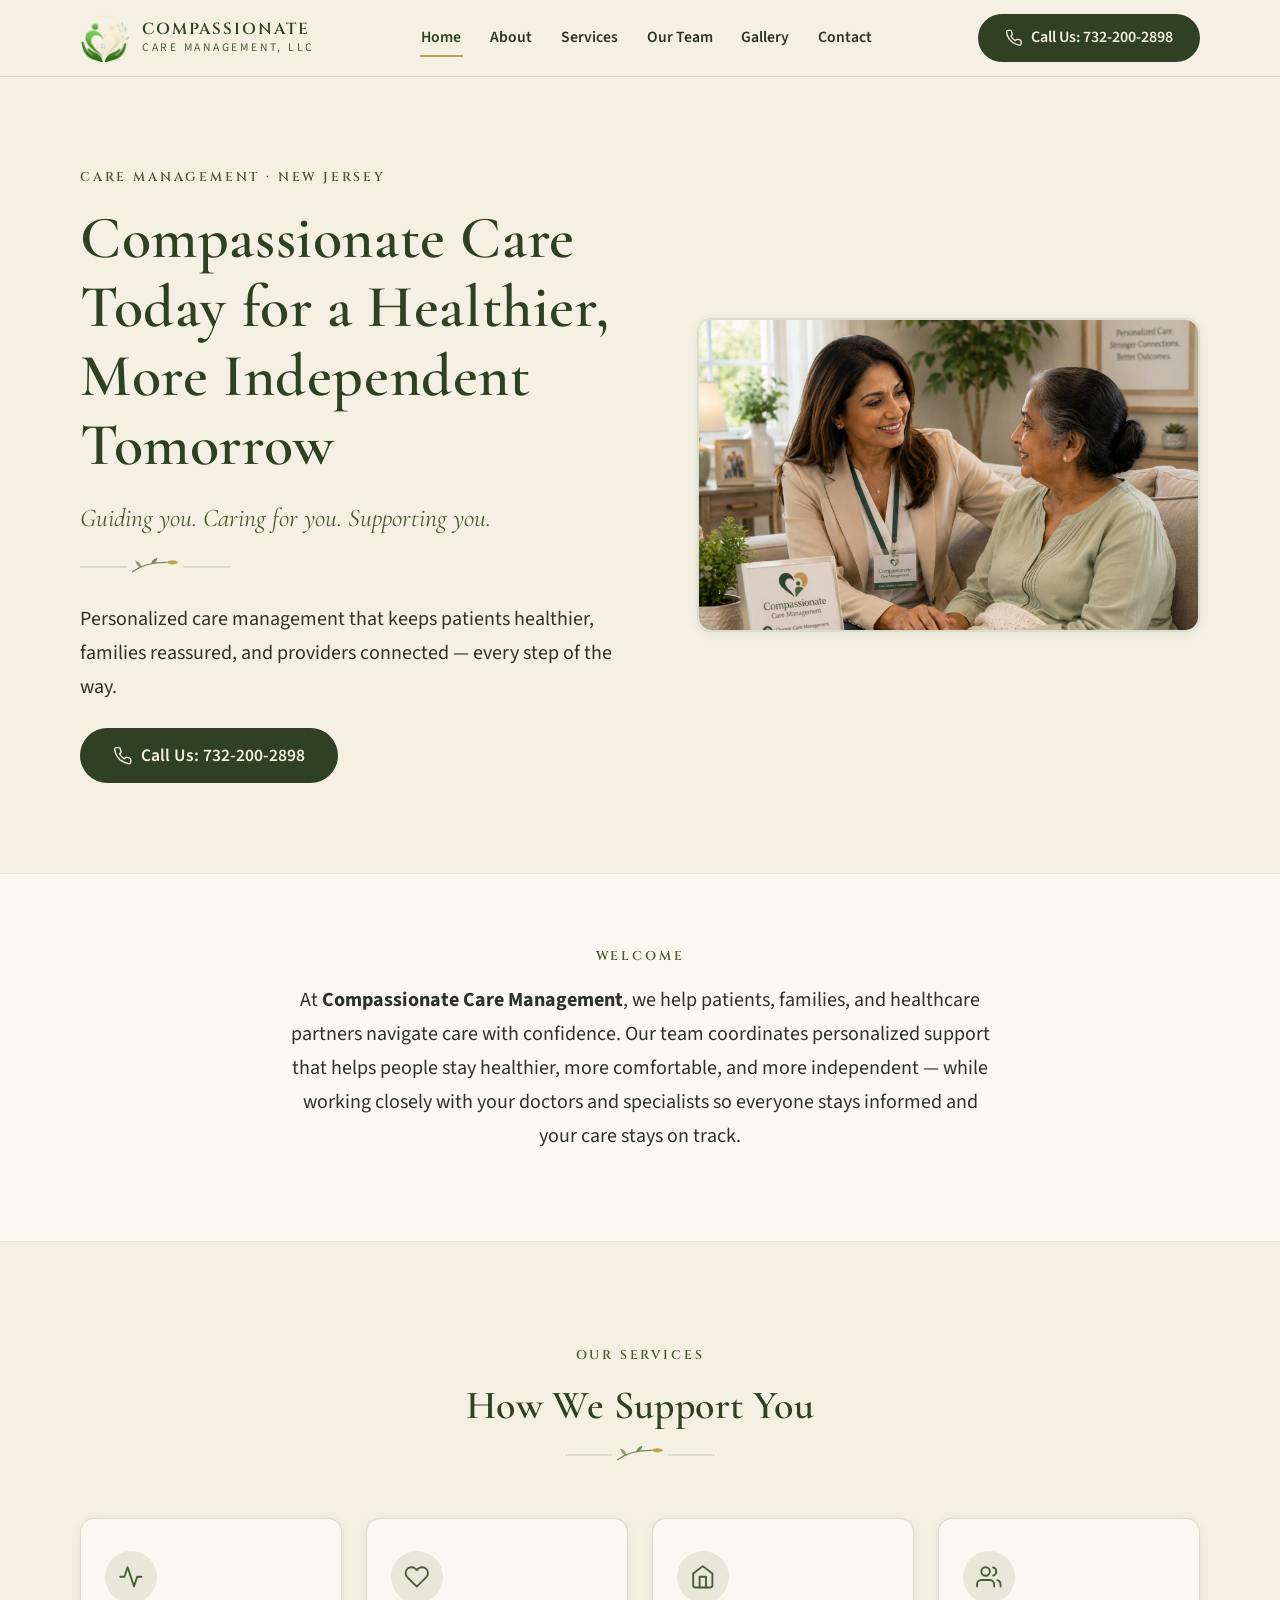
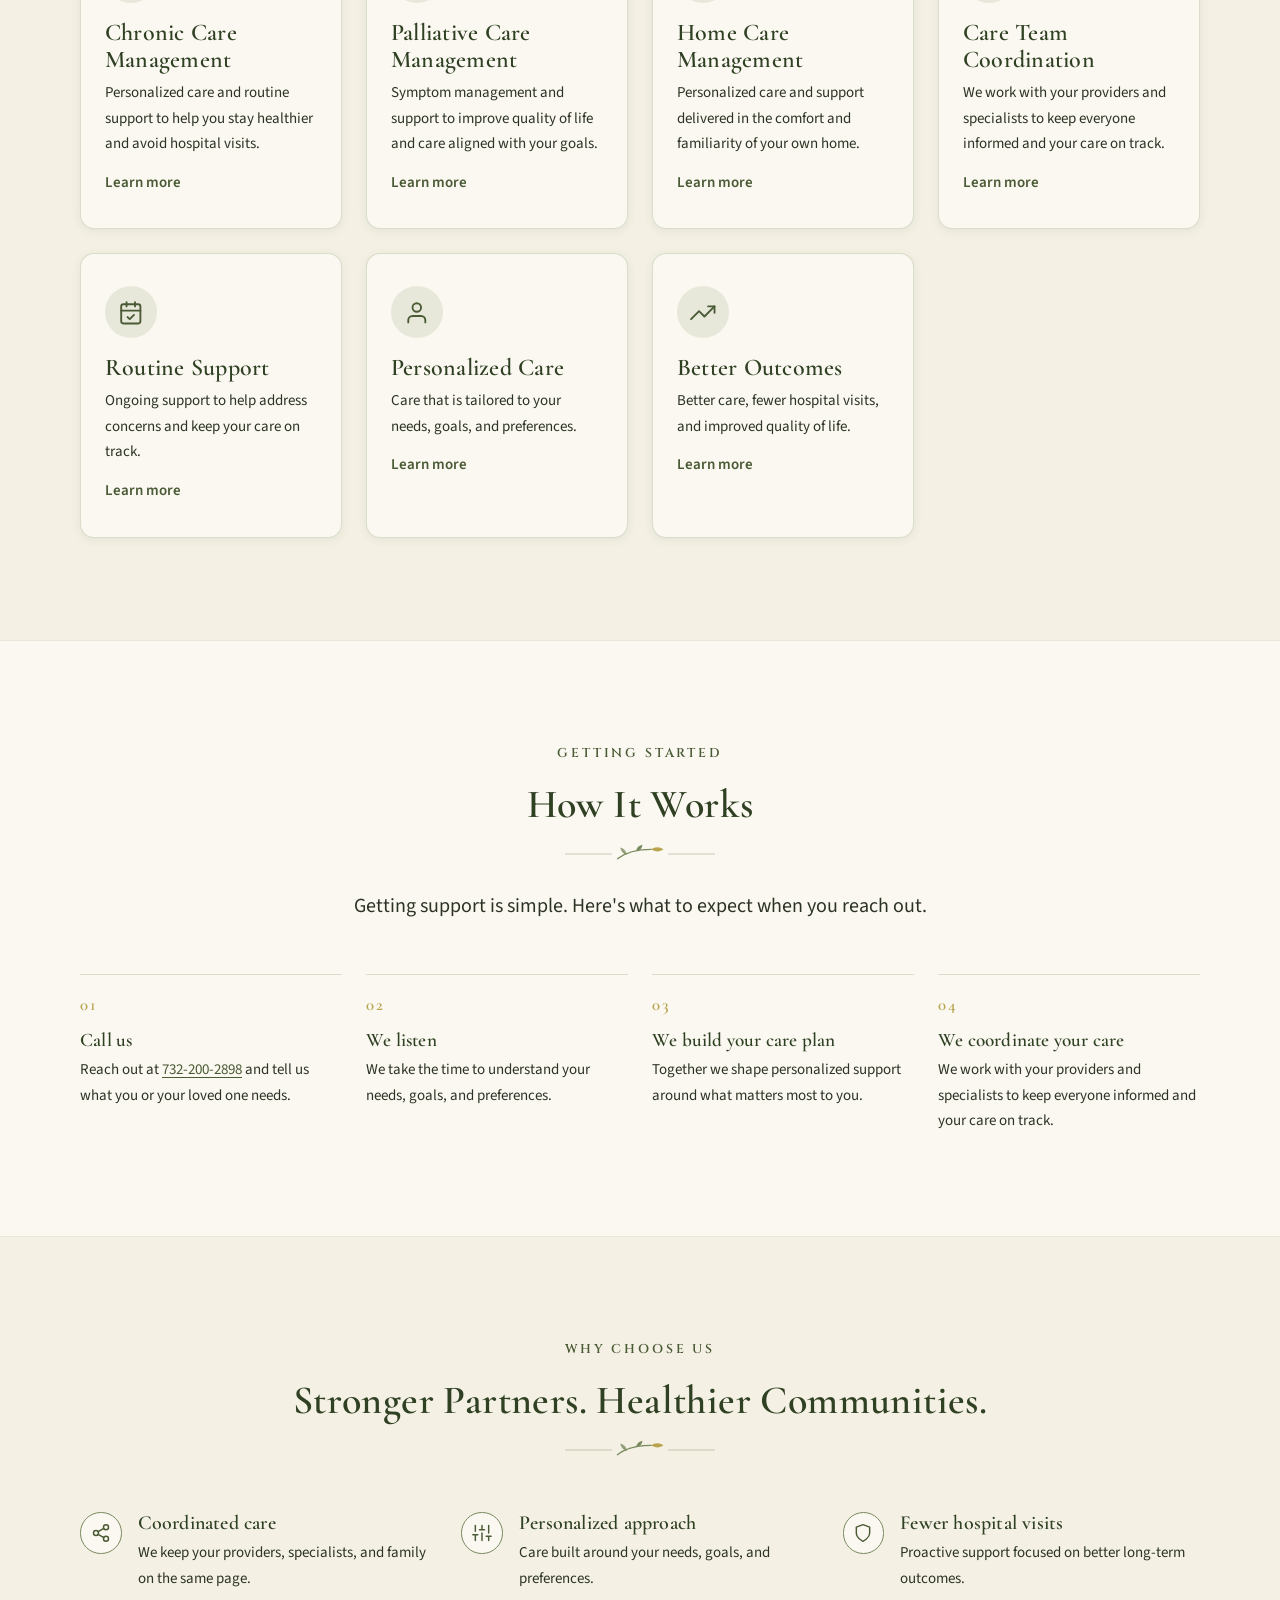
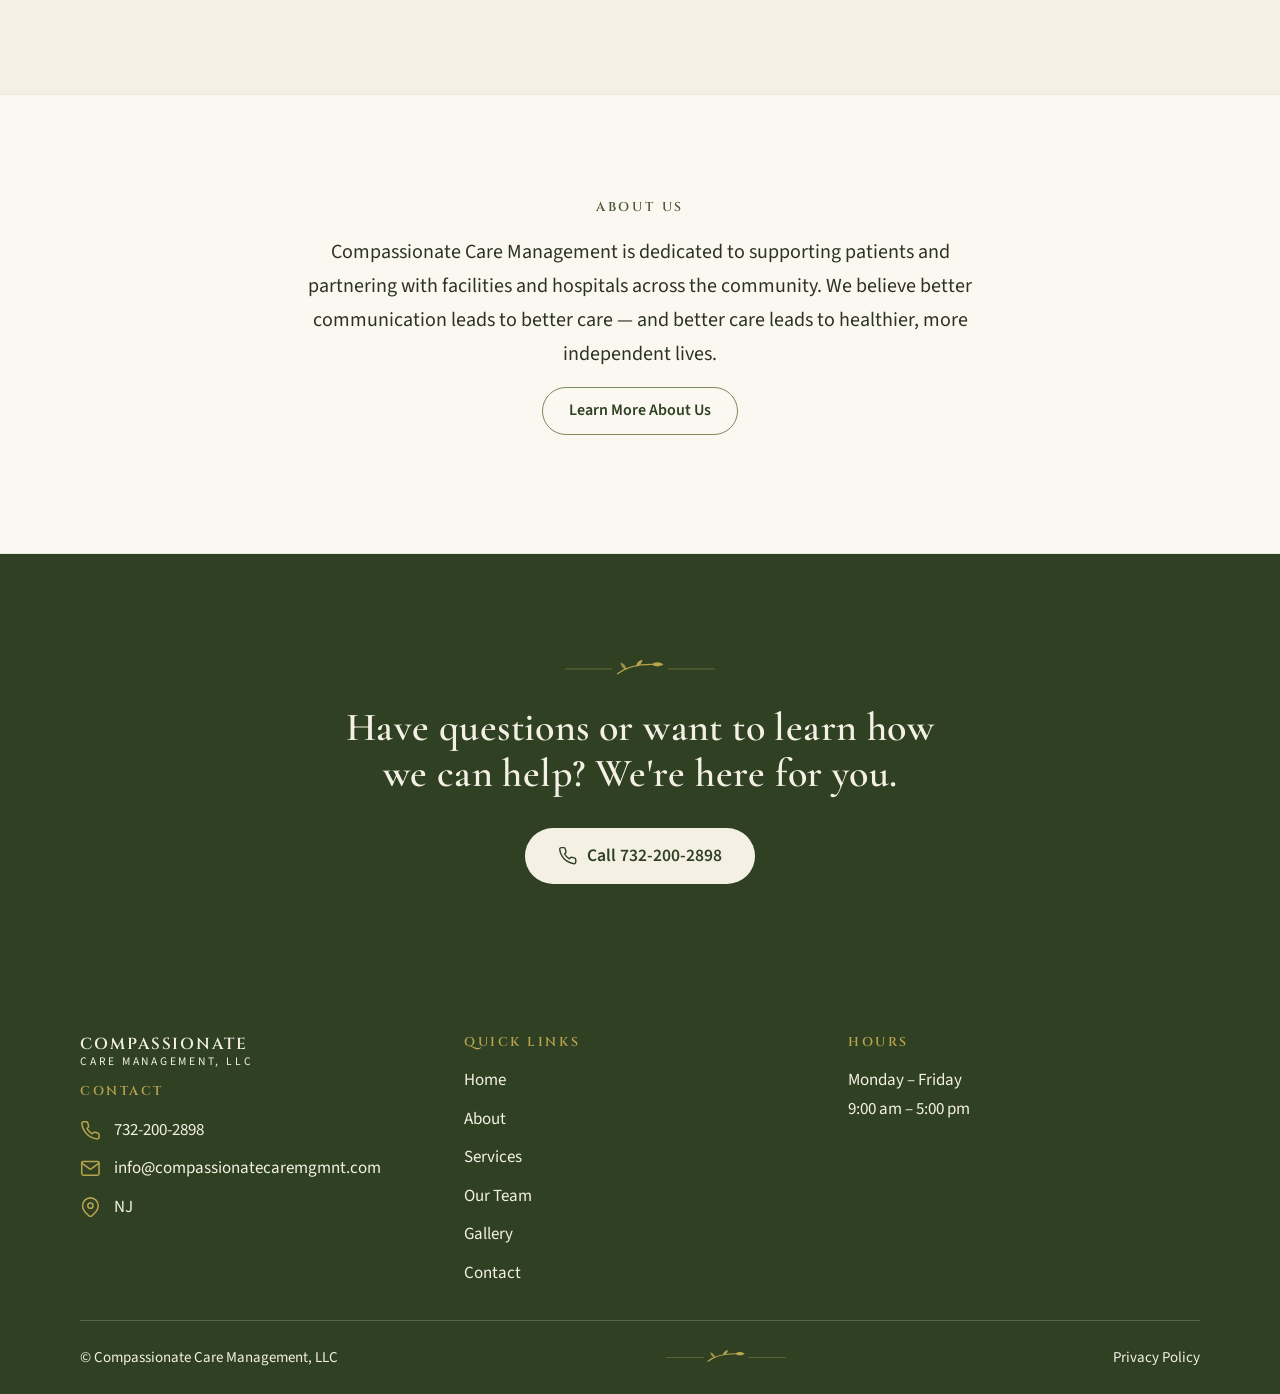
<file: index.html>
<!doctype html>
<html lang="en">
<head>
  <meta charset="utf-8">
  <meta name="viewport" content="width=device-width, initial-scale=1">
  <title>Compassionate Care Management, LLC — Care Management in New Jersey</title>
  <meta name="description" content="Compassionate Care Management, LLC provides personalized care management in New Jersey — coordinating support for patients, families, facilities, and providers. Call 732-200-2898.">
  <meta property="og:type" content="website">
  <meta property="og:title" content="Compassionate Care Management, LLC">
  <meta property="og:description" content="Personalized care management in New Jersey. Guiding you. Caring for you. Supporting you. Call 732-200-2898.">
  <!-- CLIENT-INPUT: og-image — becomes a real share image once assets/images/og-image.jpg is supplied; update to an absolute URL when the final domain is known (see README). -->
  <meta property="og:image" content="assets/images/og-image.jpg">
  <link rel="icon" type="image/svg+xml" href="assets/favicon.svg">
  <link rel="preconnect" href="https://fonts.googleapis.com">
  <link rel="preconnect" href="https://fonts.gstatic.com" crossorigin>
  <link href="https://fonts.googleapis.com/css2?family=Cinzel:wght@600&family=Cormorant+Garamond:ital,wght@0,500;0,600;0,700;1,500&family=Source+Sans+3:ital,wght@0,400;0,600;0,700;1,400&display=swap" rel="stylesheet">
  <link rel="stylesheet" href="css/styles.css">
  <script type="application/ld+json">
  {
    "@context": "https://schema.org",
    "@type": "LocalBusiness",
    "name": "Compassionate Care Management, LLC",
    "description": "Personalized care management for patients, families, facilities, hospitals, and providers.",
    "slogan": "Guiding you. Caring for you. Supporting you.",
    "telephone": "+1-732-200-2898",
    "email": "info@compassionatecaremgmnt.com",
    "areaServed": {
      "@type": "State",
      "name": "New Jersey"
    },
    "openingHoursSpecification": {
      "@type": "OpeningHoursSpecification",
      "dayOfWeek": ["Monday", "Tuesday", "Wednesday", "Thursday", "Friday"],
      "opens": "09:00",
      "closes": "17:00"
    },
    "address": {
      "@type": "PostalAddress",
      "addressRegion": "NJ",
      "addressCountry": "US"
    }
  }
  </script>
</head>
<body>
  <a class="skip-link" href="#main">Skip to main content</a>

  <header class="site-header">
    <div class="container header-inner">
      <a class="brand" href="index.html">
        <img class="brand-logo" src="assets/images/logo-mark.png" alt="" width="211" height="200">
        <span class="brand-text">
          <span class="brand-name">Compassionate</span>
          <span class="brand-sub">Care Management, LLC</span>
        </span>
      </a>
      <nav class="site-nav" id="site-nav" aria-label="Main navigation">
        <ul>
          <li><a href="index.html" aria-current="page">Home</a></li>
          <li><a href="about.html">About</a></li>
          <li><a href="services.html">Services</a></li>
          <li><a href="team.html">Our Team</a></li>
          <li><a href="gallery.html">Gallery</a></li>
          <li><a href="contact.html">Contact</a></li>
        </ul>
      </nav>
      <div class="header-actions">
        <a class="btn btn--primary btn-call" href="tel:+17322002898">
          <svg viewBox="0 0 24 24" fill="none" stroke="currentColor" stroke-width="1.75" stroke-linecap="round" stroke-linejoin="round" aria-hidden="true" xmlns="http://www.w3.org/2000/svg"><path d="M22 16.92v3a2 2 0 0 1-2.18 2 19.79 19.79 0 0 1-8.63-3.07 19.5 19.5 0 0 1-6-6A19.79 19.79 0 0 1 2.12 4.18 2 2 0 0 1 4.11 2h3a2 2 0 0 1 2 1.72c.13.96.36 1.9.7 2.81a2 2 0 0 1-.45 2.11L8.09 9.91a16 16 0 0 0 6 6l1.27-1.27a2 2 0 0 1 2.11-.45c.91.34 1.85.57 2.81.7A2 2 0 0 1 22 16.92z"/></svg>
          <span class="btn-call-label-long">Call Us: <span class="btn-call-number">732-200-2898</span></span>
          <span class="btn-call-label-short">Call Us</span>
        </a>
        <button class="nav-toggle" type="button" aria-expanded="false" aria-controls="site-nav">
          <span class="visually-hidden">Menu</span>
          <span class="nav-toggle-bar"></span>
          <span class="nav-toggle-bar"></span>
          <span class="nav-toggle-bar"></span>
        </button>
      </div>
    </div>
  </header>

  <main id="main">

    <!-- Hero -->
    <section class="hero" aria-labelledby="hero-heading">
      <div class="container hero-grid">
        <div>
          <p class="eyebrow">Care Management · New Jersey</p>
          <h1 id="hero-heading">Compassionate Care Today for a Healthier, More Independent Tomorrow</h1>
          <p class="tagline">Guiding you. Caring for you. Supporting you.</p>
          <div class="leaf-divider" aria-hidden="true">
            <svg viewBox="0 0 160 22" fill="none" xmlns="http://www.w3.org/2000/svg"><path d="M0 11h50" stroke="currentColor" stroke-opacity=".45"/><path d="M110 11h50" stroke="currentColor" stroke-opacity=".45"/><path d="M56 16c10-8 24-10 36-10" stroke="currentColor" stroke-width="1.4" stroke-linecap="round"/><path d="M92 6c4-3 9-3 13 0-4 3-9 3-13 0z" fill="#B8A44F" stroke="none"/><path d="M76 8c0-3.5 2.5-6 6.5-7 0 3.5-2.5 6-6.5 7z" fill="currentColor" stroke="none"/><path d="M66 12c-4-1-6.5-4-7-8 4 1 6.5 4 7 8z" fill="currentColor" opacity=".8" stroke="none"/></svg>
          </div>
          <p class="lede">Personalized care management that keeps patients healthier, families reassured, and providers connected — every step of the way.</p>
          <div class="hero-actions">
            <a class="btn btn--primary btn--lg" href="tel:+17322002898">
              <svg viewBox="0 0 24 24" fill="none" stroke="currentColor" stroke-width="1.75" stroke-linecap="round" stroke-linejoin="round" aria-hidden="true" xmlns="http://www.w3.org/2000/svg"><path d="M22 16.92v3a2 2 0 0 1-2.18 2 19.79 19.79 0 0 1-8.63-3.07 19.5 19.5 0 0 1-6-6A19.79 19.79 0 0 1 2.12 4.18 2 2 0 0 1 4.11 2h3a2 2 0 0 1 2 1.72c.13.96.36 1.9.7 2.81a2 2 0 0 1-.45 2.11L8.09 9.91a16 16 0 0 0 6 6l1.27-1.27a2 2 0 0 1 2.11-.45c.91.34 1.85.57 2.81.7A2 2 0 0 1 22 16.92z"/></svg>
              Call Us: 732-200-2898
            </a>
          </div>
        </div>
        <div class="hero-media media-frame media-frame--hero">
          <img src="assets/images/hero-home.jpg"
               onerror="this.onerror=null;this.src='assets/images/hero-home.svg'"
               alt="A Compassionate Care Management professional supporting an older patient at home"
               width="1600" height="1000" fetchpriority="high">
        </div>
      </div>
    </section>

    <!-- Welcome / Intro -->
    <section class="section section--ivory section--tight">
      <div class="container section-head section-head--center" style="margin-bottom: 0;">
        <h2 class="visually-hidden">Welcome</h2>
        <p class="eyebrow" aria-hidden="true">Welcome</p>
        <p class="lede">At <strong>Compassionate Care Management</strong>, we help patients, families, and healthcare partners navigate care with confidence. Our team coordinates personalized support that helps people stay healthier, more comfortable, and more independent — while working closely with your doctors and specialists so everyone stays informed and your care stays on track.</p>
      </div>
    </section>

    <!-- Services Overview -->
    <section class="section" aria-labelledby="services-heading">
      <div class="container">
        <div class="section-head section-head--center">
          <p class="eyebrow">Our Services</p>
          <h2 id="services-heading">How We Support You</h2>
          <div class="leaf-divider" aria-hidden="true">
            <svg viewBox="0 0 160 22" fill="none" xmlns="http://www.w3.org/2000/svg"><path d="M0 11h50" stroke="currentColor" stroke-opacity=".45"/><path d="M110 11h50" stroke="currentColor" stroke-opacity=".45"/><path d="M56 16c10-8 24-10 36-10" stroke="currentColor" stroke-width="1.4" stroke-linecap="round"/><path d="M92 6c4-3 9-3 13 0-4 3-9 3-13 0z" fill="#B8A44F" stroke="none"/><path d="M76 8c0-3.5 2.5-6 6.5-7 0 3.5-2.5 6-6.5 7z" fill="currentColor" stroke="none"/><path d="M66 12c-4-1-6.5-4-7-8 4 1 6.5 4 7 8z" fill="currentColor" opacity=".8" stroke="none"/></svg>
          </div>
        </div>
        <div class="card-grid">
          <a class="card reveal" href="services.html#chronic-care-management">
            <span class="card-icon" aria-hidden="true"><svg viewBox="0 0 24 24" fill="none" stroke="currentColor" stroke-width="1.75" stroke-linecap="round" stroke-linejoin="round" xmlns="http://www.w3.org/2000/svg"><path d="M22 12h-4l-3 9L9 3l-3 9H2"/></svg></span>
            <h3>Chronic Care Management</h3>
            <p>Personalized care and routine support to help you stay healthier and avoid hospital visits.</p>
            <span class="card-more">Learn more</span>
          </a>
          <a class="card reveal" href="services.html#palliative-care-management">
            <span class="card-icon" aria-hidden="true"><svg viewBox="0 0 24 24" fill="none" stroke="currentColor" stroke-width="1.75" stroke-linecap="round" stroke-linejoin="round" xmlns="http://www.w3.org/2000/svg"><path d="M20.84 4.61a5.5 5.5 0 0 0-7.78 0L12 5.67l-1.06-1.06a5.5 5.5 0 0 0-7.78 7.78l1.06 1.06L12 21.23l7.78-7.78 1.06-1.06a5.5 5.5 0 0 0 0-7.78z"/></svg></span>
            <h3>Palliative Care Management</h3>
            <p>Symptom management and support to improve quality of life and care aligned with your goals.</p>
            <span class="card-more">Learn more</span>
          </a>
          <a class="card reveal" href="services.html#home-care">
            <span class="card-icon" aria-hidden="true"><svg viewBox="0 0 24 24" fill="none" stroke="currentColor" stroke-width="1.75" stroke-linecap="round" stroke-linejoin="round" xmlns="http://www.w3.org/2000/svg"><path d="M3 9l9-7 9 7v11a2 2 0 0 1-2 2H5a2 2 0 0 1-2-2z"/><path d="M9 22V12h6v10"/></svg></span>
            <h3>Home Care Management</h3>
            <p>Personalized care and support delivered in the comfort and familiarity of your own home.</p>
            <span class="card-more">Learn more</span>
          </a>
          <a class="card reveal" href="services.html#care-team-coordination">
            <span class="card-icon" aria-hidden="true"><svg viewBox="0 0 24 24" fill="none" stroke="currentColor" stroke-width="1.75" stroke-linecap="round" stroke-linejoin="round" xmlns="http://www.w3.org/2000/svg"><path d="M17 21v-2a4 4 0 0 0-4-4H5a4 4 0 0 0-4 4v2"/><circle cx="9" cy="7" r="4"/><path d="M23 21v-2a4 4 0 0 0-3-3.87"/><path d="M16 3.13a4 4 0 0 1 0 7.75"/></svg></span>
            <h3>Care Team Coordination</h3>
            <p>We work with your providers and specialists to keep everyone informed and your care on track.</p>
            <span class="card-more">Learn more</span>
          </a>
          <a class="card reveal" href="services.html#routine-support">
            <span class="card-icon" aria-hidden="true"><svg viewBox="0 0 24 24" fill="none" stroke="currentColor" stroke-width="1.75" stroke-linecap="round" stroke-linejoin="round" xmlns="http://www.w3.org/2000/svg"><rect x="3" y="4" width="18" height="18" rx="2"/><path d="M16 2v4M8 2v4M3 10h18"/><path d="m9 16 2 2 4-4"/></svg></span>
            <h3>Routine Support</h3>
            <p>Ongoing support to help address concerns and keep your care on track.</p>
            <span class="card-more">Learn more</span>
          </a>
          <a class="card reveal" href="services.html#personalized-care">
            <span class="card-icon" aria-hidden="true"><svg viewBox="0 0 24 24" fill="none" stroke="currentColor" stroke-width="1.75" stroke-linecap="round" stroke-linejoin="round" xmlns="http://www.w3.org/2000/svg"><path d="M20 21v-2a4 4 0 0 0-4-4H8a4 4 0 0 0-4 4v2"/><circle cx="12" cy="7" r="4"/></svg></span>
            <h3>Personalized Care</h3>
            <p>Care that is tailored to your needs, goals, and preferences.</p>
            <span class="card-more">Learn more</span>
          </a>
          <a class="card reveal" href="services.html#better-outcomes">
            <span class="card-icon" aria-hidden="true"><svg viewBox="0 0 24 24" fill="none" stroke="currentColor" stroke-width="1.75" stroke-linecap="round" stroke-linejoin="round" xmlns="http://www.w3.org/2000/svg"><path d="M23 6l-9.5 9.5-5-5L1 18"/><path d="M17 6h6v6"/></svg></span>
            <h3>Better Outcomes</h3>
            <p>Better care, fewer hospital visits, and improved quality of life.</p>
            <span class="card-more">Learn more</span>
          </a>
        </div>
      </div>
    </section>

    <!-- How It Works -->
    <section class="section section--ivory" aria-labelledby="how-heading">
      <div class="container">
        <div class="section-head section-head--center">
          <p class="eyebrow">Getting Started</p>
          <h2 id="how-heading">How It Works</h2>
          <div class="leaf-divider" aria-hidden="true">
            <svg viewBox="0 0 160 22" fill="none" xmlns="http://www.w3.org/2000/svg"><path d="M0 11h50" stroke="currentColor" stroke-opacity=".45"/><path d="M110 11h50" stroke="currentColor" stroke-opacity=".45"/><path d="M56 16c10-8 24-10 36-10" stroke="currentColor" stroke-width="1.4" stroke-linecap="round"/><path d="M92 6c4-3 9-3 13 0-4 3-9 3-13 0z" fill="#B8A44F" stroke="none"/><path d="M76 8c0-3.5 2.5-6 6.5-7 0 3.5-2.5 6-6.5 7z" fill="currentColor" stroke="none"/><path d="M66 12c-4-1-6.5-4-7-8 4 1 6.5 4 7 8z" fill="currentColor" opacity=".8" stroke="none"/></svg>
          </div>
          <p class="lede">Getting support is simple. Here's what to expect when you reach out.</p>
        </div>
        <div class="steps">
          <div class="step reveal">
            <h3>Call us</h3>
            <p>Reach out at <a href="tel:+17322002898">732-200-2898</a> and tell us what you or your loved one needs.</p>
          </div>
          <div class="step reveal">
            <h3>We listen</h3>
            <p>We take the time to understand your needs, goals, and preferences.</p>
          </div>
          <div class="step reveal">
            <h3>We build your care plan</h3>
            <p>Together we shape personalized support around what matters most to you.</p>
          </div>
          <div class="step reveal">
            <h3>We coordinate your care</h3>
            <p>We work with your providers and specialists to keep everyone informed and your care on track.</p>
          </div>
        </div>
      </div>
    </section>

    <!-- Why Choose Us -->
    <section class="section" aria-labelledby="why-heading">
      <div class="container">
        <div class="section-head section-head--center">
          <p class="eyebrow">Why Choose Us</p>
          <h2 id="why-heading">Stronger Partners. Healthier Communities.</h2>
          <div class="leaf-divider" aria-hidden="true">
            <svg viewBox="0 0 160 22" fill="none" xmlns="http://www.w3.org/2000/svg"><path d="M0 11h50" stroke="currentColor" stroke-opacity=".45"/><path d="M110 11h50" stroke="currentColor" stroke-opacity=".45"/><path d="M56 16c10-8 24-10 36-10" stroke="currentColor" stroke-width="1.4" stroke-linecap="round"/><path d="M92 6c4-3 9-3 13 0-4 3-9 3-13 0z" fill="#B8A44F" stroke="none"/><path d="M76 8c0-3.5 2.5-6 6.5-7 0 3.5-2.5 6-6.5 7z" fill="currentColor" stroke="none"/><path d="M66 12c-4-1-6.5-4-7-8 4 1 6.5 4 7 8z" fill="currentColor" opacity=".8" stroke="none"/></svg>
          </div>
        </div>
        <div class="points">
          <div class="point reveal">
            <span class="point-icon" aria-hidden="true"><svg viewBox="0 0 24 24" fill="none" stroke="currentColor" stroke-width="1.75" stroke-linecap="round" stroke-linejoin="round" xmlns="http://www.w3.org/2000/svg"><circle cx="18" cy="5" r="3"/><circle cx="6" cy="12" r="3"/><circle cx="18" cy="19" r="3"/><path d="M8.59 13.51l6.83 3.98M15.41 6.51l-6.82 3.98"/></svg></span>
            <div>
              <h3>Coordinated care</h3>
              <p>We keep your providers, specialists, and family on the same page.</p>
            </div>
          </div>
          <div class="point reveal">
            <span class="point-icon" aria-hidden="true"><svg viewBox="0 0 24 24" fill="none" stroke="currentColor" stroke-width="1.75" stroke-linecap="round" stroke-linejoin="round" xmlns="http://www.w3.org/2000/svg"><path d="M4 21v-7M4 10V3M12 21v-9M12 8V3M20 21v-5M20 12V3M1 14h6M9 8h6M17 16h6"/></svg></span>
            <div>
              <h3>Personalized approach</h3>
              <p>Care built around your needs, goals, and preferences.</p>
            </div>
          </div>
          <div class="point reveal">
            <span class="point-icon" aria-hidden="true"><svg viewBox="0 0 24 24" fill="none" stroke="currentColor" stroke-width="1.75" stroke-linecap="round" stroke-linejoin="round" xmlns="http://www.w3.org/2000/svg"><path d="M12 22s8-4 8-10V5l-8-3-8 3v7c0 6 8 10 8 10z"/></svg></span>
            <div>
              <h3>Fewer hospital visits</h3>
              <p>Proactive support focused on better long-term outcomes.</p>
            </div>
          </div>
        </div>
      </div>
    </section>

    <!-- About snippet -->
    <section class="section section--ivory" aria-labelledby="about-snippet-heading">
      <div class="container section-head section-head--center" style="margin-bottom: 0;">
        <p class="eyebrow">About Us</p>
        <h2 class="visually-hidden" id="about-snippet-heading">About Compassionate Care Management</h2>
        <p class="lede">Compassionate Care Management is dedicated to supporting patients and partnering with facilities and hospitals across the community. We believe better communication leads to better care — and better care leads to healthier, more independent lives.</p>
        <p><a class="btn btn--ghost" href="about.html">Learn More About Us</a></p>
      </div>
    </section>

    <!-- CTA band -->
    <section class="cta-band" aria-labelledby="cta-heading">
      <div class="container">
        <div class="leaf-divider" aria-hidden="true">
          <svg viewBox="0 0 160 22" fill="none" xmlns="http://www.w3.org/2000/svg"><path d="M0 11h50" stroke="currentColor" stroke-opacity=".45"/><path d="M110 11h50" stroke="currentColor" stroke-opacity=".45"/><path d="M56 16c10-8 24-10 36-10" stroke="currentColor" stroke-width="1.4" stroke-linecap="round"/><path d="M92 6c4-3 9-3 13 0-4 3-9 3-13 0z" fill="#B8A44F" stroke="none"/><path d="M76 8c0-3.5 2.5-6 6.5-7 0 3.5-2.5 6-6.5 7z" fill="currentColor" stroke="none"/><path d="M66 12c-4-1-6.5-4-7-8 4 1 6.5 4 7 8z" fill="currentColor" opacity=".8" stroke="none"/></svg>
        </div>
        <h2 id="cta-heading">Have questions or want to learn how we can help? We're here for you.</h2>
        <a class="btn btn--light btn--lg" href="tel:+17322002898">
          <svg viewBox="0 0 24 24" fill="none" stroke="currentColor" stroke-width="1.75" stroke-linecap="round" stroke-linejoin="round" aria-hidden="true" xmlns="http://www.w3.org/2000/svg"><path d="M22 16.92v3a2 2 0 0 1-2.18 2 19.79 19.79 0 0 1-8.63-3.07 19.5 19.5 0 0 1-6-6A19.79 19.79 0 0 1 2.12 4.18 2 2 0 0 1 4.11 2h3a2 2 0 0 1 2 1.72c.13.96.36 1.9.7 2.81a2 2 0 0 1-.45 2.11L8.09 9.91a16 16 0 0 0 6 6l1.27-1.27a2 2 0 0 1 2.11-.45c.91.34 1.85.57 2.81.7A2 2 0 0 1 22 16.92z"/></svg>
          Call 732-200-2898
        </a>
      </div>
    </section>

  </main>

  <footer class="site-footer">
    <div class="container">
      <div class="footer-grid">
        <div>
          <div class="footer-brand brand-text">
            <span class="brand-name">Compassionate</span>
            <span class="brand-sub">Care Management, LLC</span>
          </div>
          <h2>Contact</h2>
          <ul class="contact-list">
            <li>
              <svg viewBox="0 0 24 24" fill="none" stroke="currentColor" stroke-width="1.75" stroke-linecap="round" stroke-linejoin="round" aria-hidden="true" xmlns="http://www.w3.org/2000/svg"><path d="M22 16.92v3a2 2 0 0 1-2.18 2 19.79 19.79 0 0 1-8.63-3.07 19.5 19.5 0 0 1-6-6A19.79 19.79 0 0 1 2.12 4.18 2 2 0 0 1 4.11 2h3a2 2 0 0 1 2 1.72c.13.96.36 1.9.7 2.81a2 2 0 0 1-.45 2.11L8.09 9.91a16 16 0 0 0 6 6l1.27-1.27a2 2 0 0 1 2.11-.45c.91.34 1.85.57 2.81.7A2 2 0 0 1 22 16.92z"/></svg>
              <a href="tel:+17322002898">732-200-2898</a>
            </li>
            <li>
              <svg viewBox="0 0 24 24" fill="none" stroke="currentColor" stroke-width="1.75" stroke-linecap="round" stroke-linejoin="round" aria-hidden="true" xmlns="http://www.w3.org/2000/svg"><rect x="2" y="4" width="20" height="16" rx="2"/><path d="m22 6-10 7L2 6"/></svg>
              <a href="mailto:info@compassionatecaremgmnt.com">info@compassionatecaremgmnt.com</a>
            </li>
            <li>
              <svg viewBox="0 0 24 24" fill="none" stroke="currentColor" stroke-width="1.75" stroke-linecap="round" stroke-linejoin="round" aria-hidden="true" xmlns="http://www.w3.org/2000/svg"><path d="M21 10c0 7-9 13-9 13s-9-6-9-13a9 9 0 0 1 18 0z"/><circle cx="12" cy="10" r="3"/></svg>
              <span>NJ</span>
            </li>
          </ul>
        </div>
        <div>
          <h2>Quick Links</h2>
          <ul>
            <li><a href="index.html">Home</a></li>
            <li><a href="about.html">About</a></li>
            <li><a href="services.html">Services</a></li>
            <li><a href="team.html">Our Team</a></li>
            <li><a href="gallery.html">Gallery</a></li>
            <li><a href="contact.html">Contact</a></li>
          </ul>
        </div>
        <div>
          <h2>Hours</h2>
          <p>Monday – Friday<br>9:00 am – 5:00 pm</p>
        </div>
      </div>
      <div class="footer-bottom">
        <p>© Compassionate Care Management, LLC</p>
        <span class="footer-leaf" aria-hidden="true">
          <svg viewBox="0 0 160 22" width="120" height="17" fill="none" xmlns="http://www.w3.org/2000/svg"><path d="M0 11h50" stroke="currentColor" stroke-opacity=".45"/><path d="M110 11h50" stroke="currentColor" stroke-opacity=".45"/><path d="M56 16c10-8 24-10 36-10" stroke="currentColor" stroke-width="1.4" stroke-linecap="round"/><path d="M92 6c4-3 9-3 13 0-4 3-9 3-13 0z" fill="currentColor" stroke="none"/><path d="M76 8c0-3.5 2.5-6 6.5-7 0 3.5-2.5 6-6.5 7z" fill="currentColor" stroke="none"/><path d="M66 12c-4-1-6.5-4-7-8 4 1 6.5 4 7 8z" fill="currentColor" opacity=".8" stroke="none"/></svg>
        </span>
        <p><a href="privacy.html">Privacy Policy</a></p>
      </div>
    </div>
  </footer>

  <script src="js/main.js"></script>
</body>
</html>
</file>
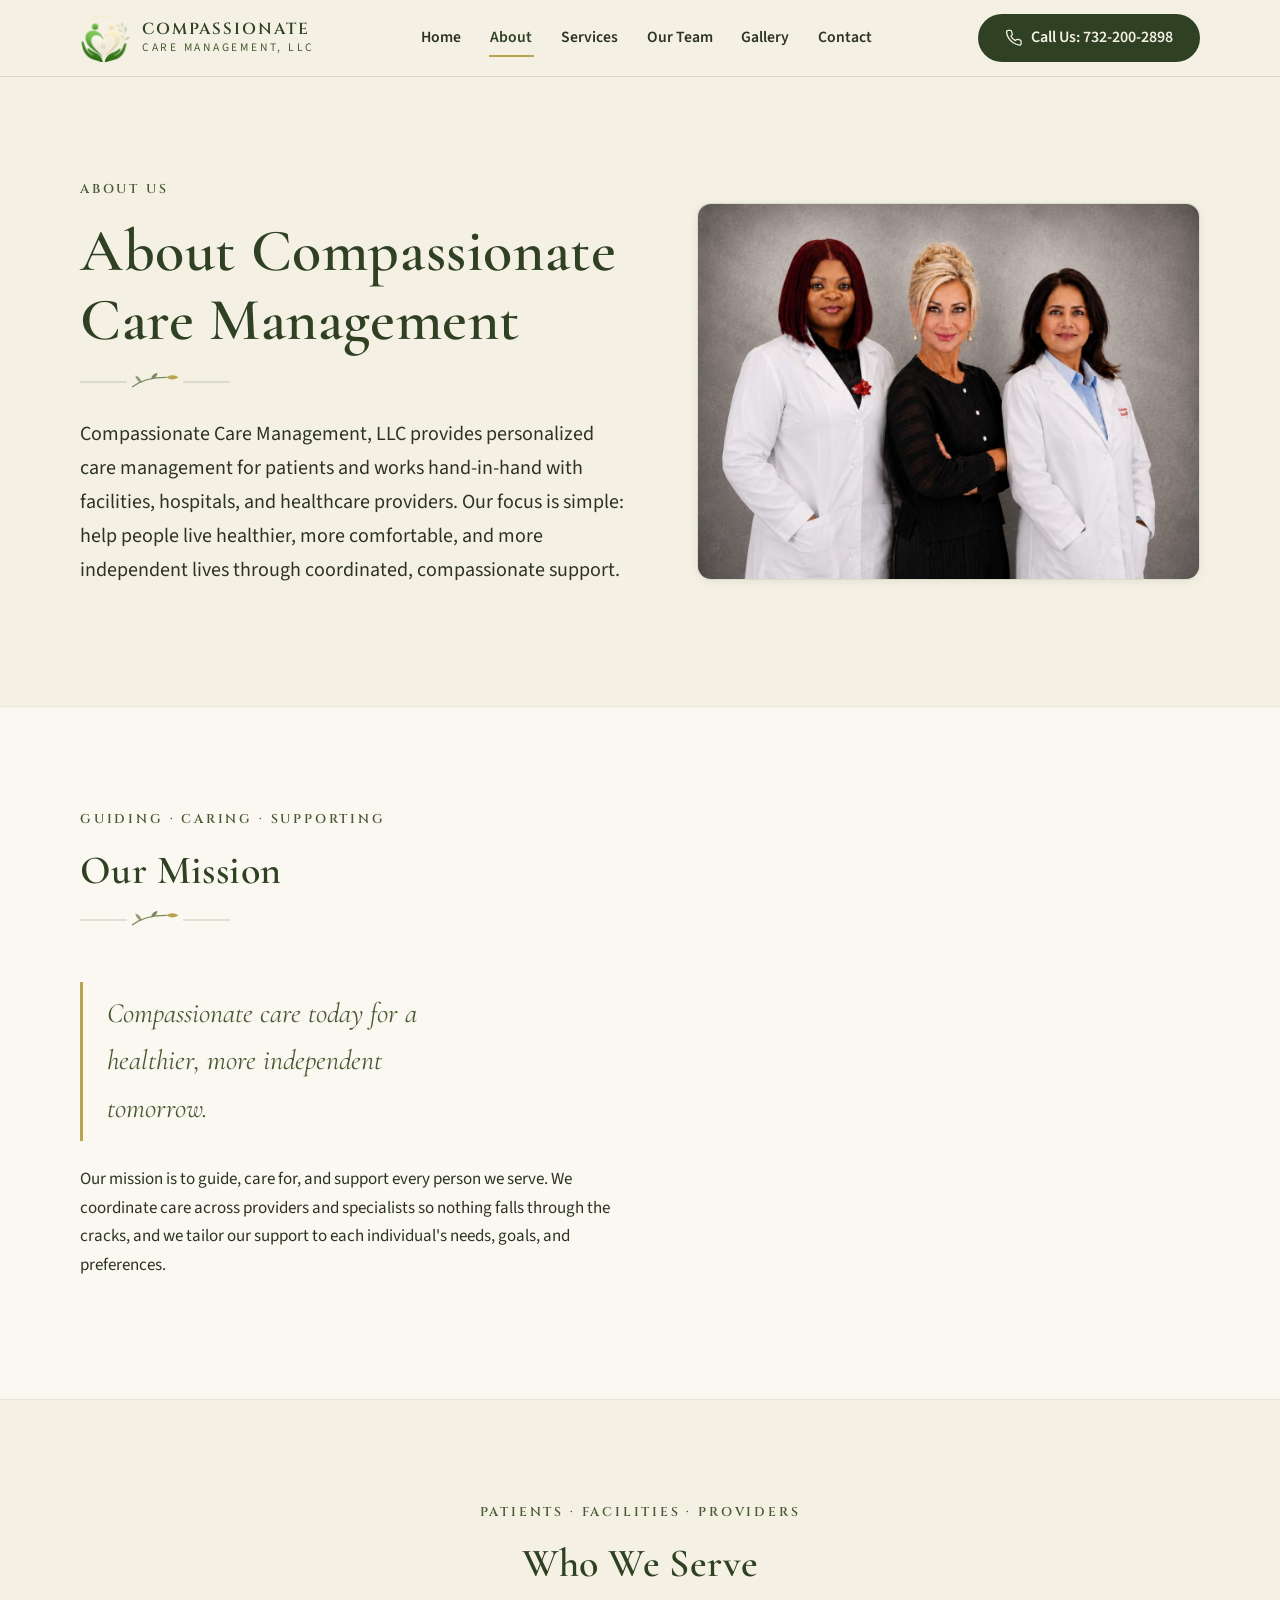
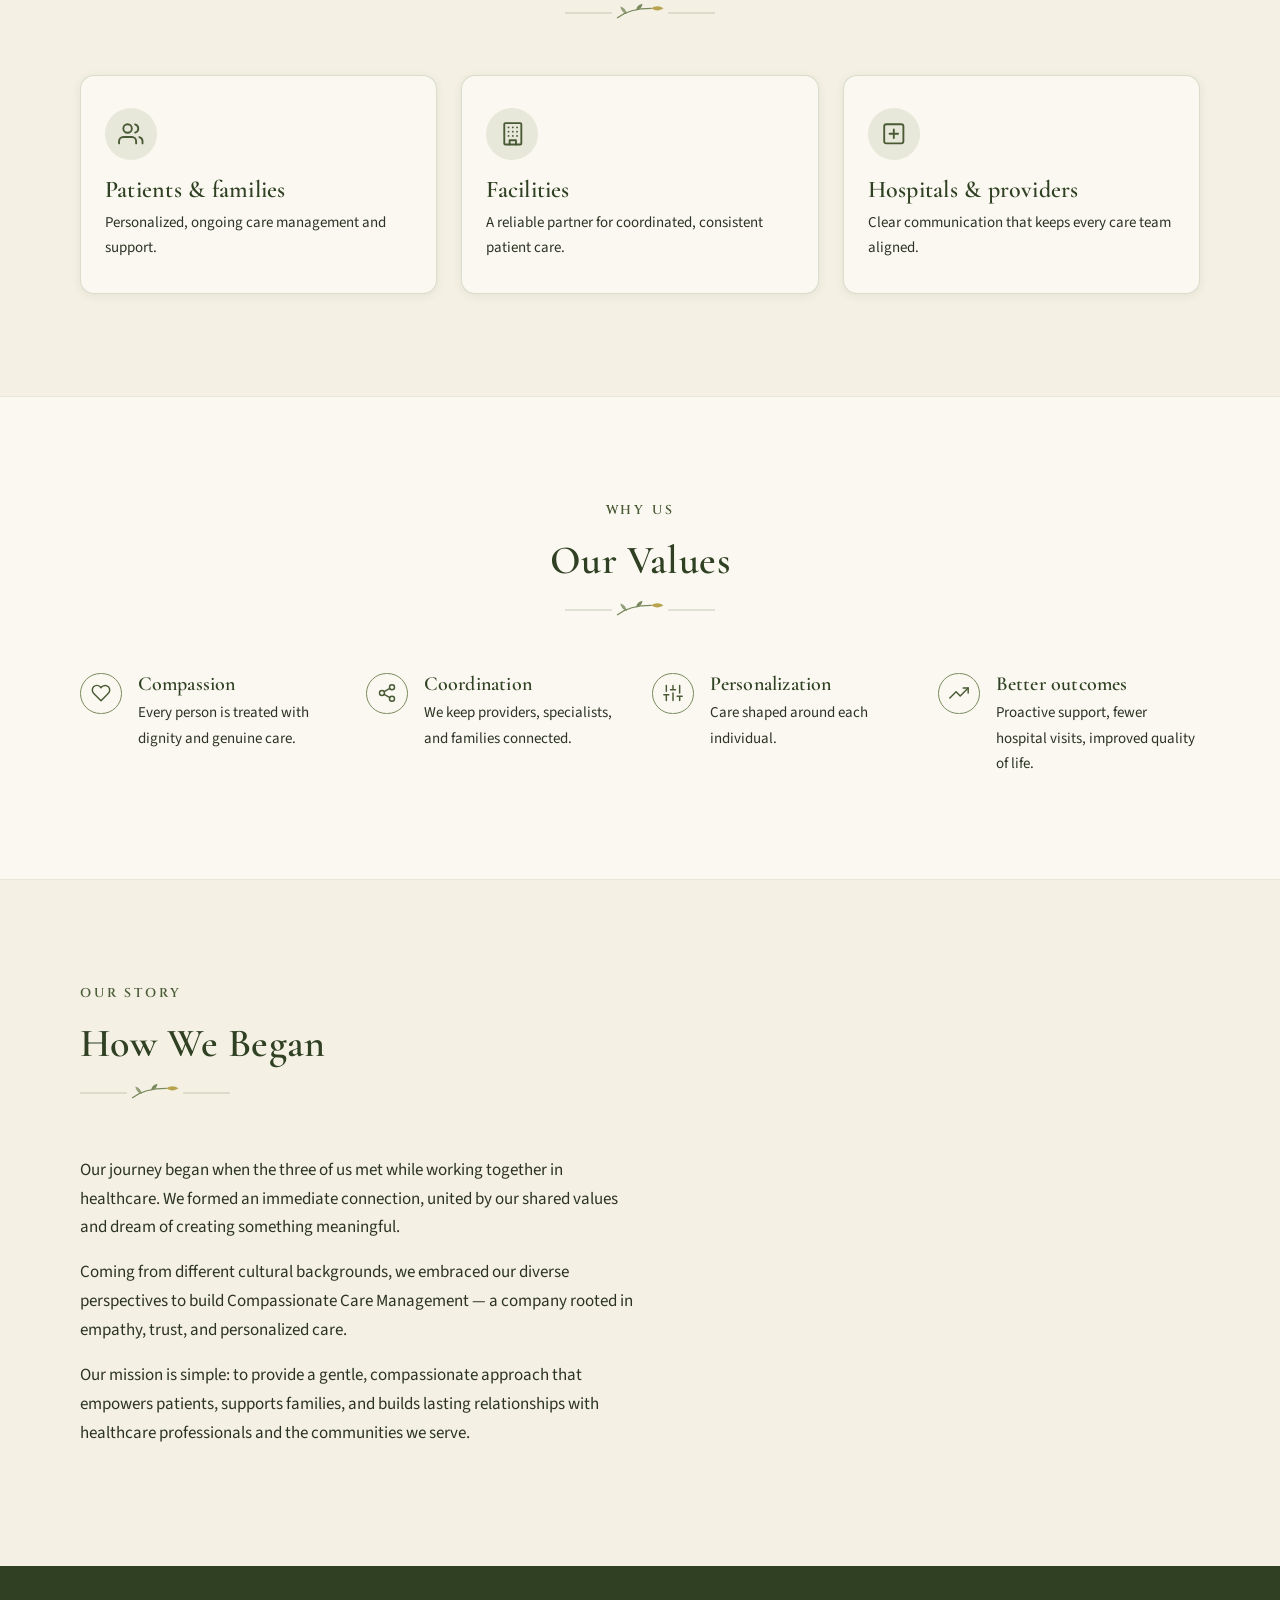
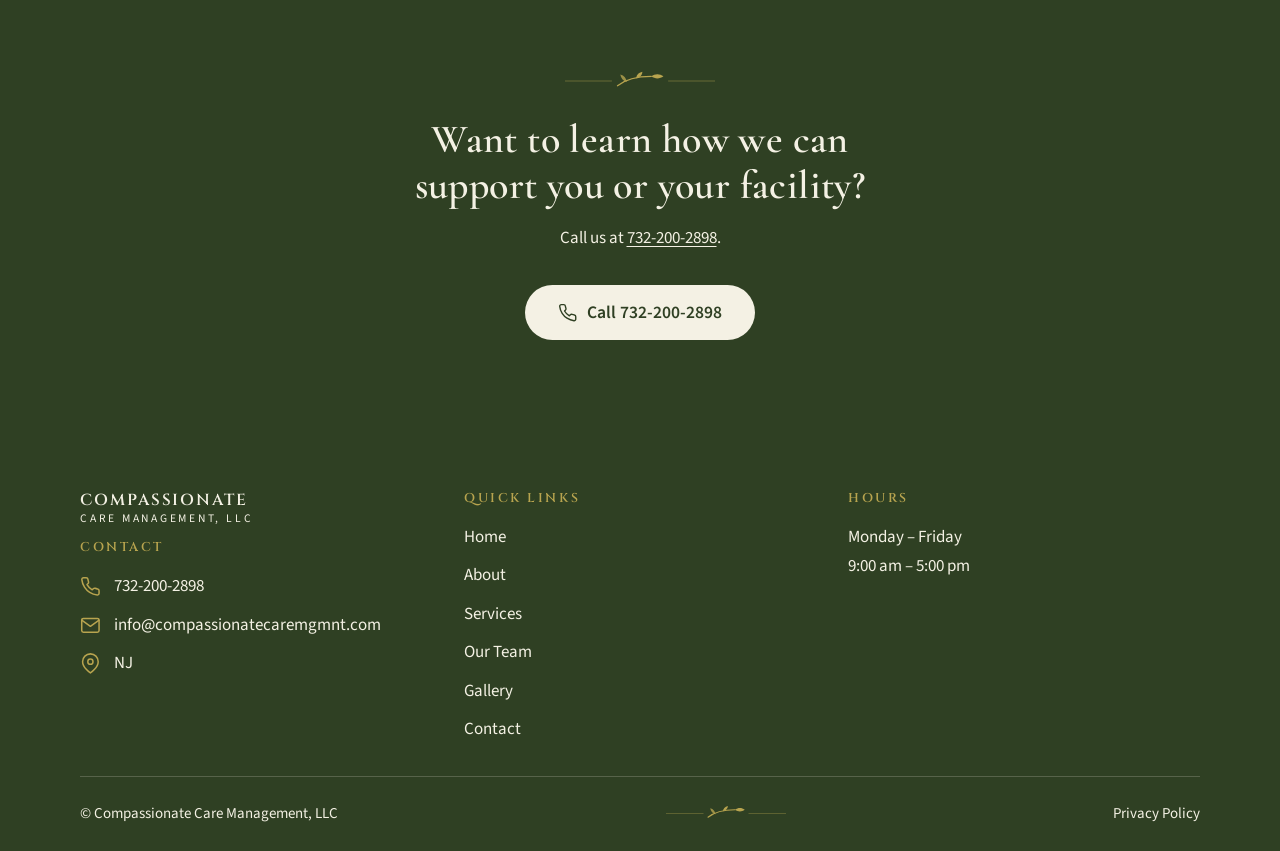
<file: about.html>
<!doctype html>
<html lang="en">
<head>
  <meta charset="utf-8">
  <meta name="viewport" content="width=device-width, initial-scale=1">
  <title>About Us — Compassionate Care Management, LLC</title>
  <meta name="description" content="Compassionate Care Management, LLC provides personalized care management and partners with facilities, hospitals, and providers to help people live healthier, more independent lives.">
  <meta property="og:type" content="website">
  <meta property="og:title" content="About Us — Compassionate Care Management, LLC">
  <meta property="og:description" content="Our mission: compassionate care today for a healthier, more independent tomorrow.">
  <!-- CLIENT-INPUT: og-image — becomes a real share image once assets/images/og-image.jpg is supplied; update to an absolute URL when the final domain is known (see README). -->
  <meta property="og:image" content="assets/images/og-image.jpg">
  <link rel="icon" type="image/svg+xml" href="assets/favicon.svg">
  <link rel="preconnect" href="https://fonts.googleapis.com">
  <link rel="preconnect" href="https://fonts.gstatic.com" crossorigin>
  <link href="https://fonts.googleapis.com/css2?family=Cinzel:wght@600&family=Cormorant+Garamond:ital,wght@0,500;0,600;0,700;1,500&family=Source+Sans+3:ital,wght@0,400;0,600;0,700;1,400&display=swap" rel="stylesheet">
  <link rel="stylesheet" href="css/styles.css">
</head>
<body>
  <a class="skip-link" href="#main">Skip to main content</a>

  <header class="site-header">
    <div class="container header-inner">
      <a class="brand" href="index.html">
        <img class="brand-logo" src="assets/images/logo-mark.png" alt="" width="211" height="200">
        <span class="brand-text">
          <span class="brand-name">Compassionate</span>
          <span class="brand-sub">Care Management, LLC</span>
        </span>
      </a>
      <nav class="site-nav" id="site-nav" aria-label="Main navigation">
        <ul>
          <li><a href="index.html">Home</a></li>
          <li><a href="about.html" aria-current="page">About</a></li>
          <li><a href="services.html">Services</a></li>
          <li><a href="team.html">Our Team</a></li>
          <li><a href="gallery.html">Gallery</a></li>
          <li><a href="contact.html">Contact</a></li>
        </ul>
      </nav>
      <div class="header-actions">
        <a class="btn btn--primary btn-call" href="tel:+17322002898">
          <svg viewBox="0 0 24 24" fill="none" stroke="currentColor" stroke-width="1.75" stroke-linecap="round" stroke-linejoin="round" aria-hidden="true" xmlns="http://www.w3.org/2000/svg"><path d="M22 16.92v3a2 2 0 0 1-2.18 2 19.79 19.79 0 0 1-8.63-3.07 19.5 19.5 0 0 1-6-6A19.79 19.79 0 0 1 2.12 4.18 2 2 0 0 1 4.11 2h3a2 2 0 0 1 2 1.72c.13.96.36 1.9.7 2.81a2 2 0 0 1-.45 2.11L8.09 9.91a16 16 0 0 0 6 6l1.27-1.27a2 2 0 0 1 2.11-.45c.91.34 1.85.57 2.81.7A2 2 0 0 1 22 16.92z"/></svg>
          <span class="btn-call-label-long">Call Us: <span class="btn-call-number">732-200-2898</span></span>
          <span class="btn-call-label-short">Call Us</span>
        </a>
        <button class="nav-toggle" type="button" aria-expanded="false" aria-controls="site-nav">
          <span class="visually-hidden">Menu</span>
          <span class="nav-toggle-bar"></span>
          <span class="nav-toggle-bar"></span>
          <span class="nav-toggle-bar"></span>
        </button>
      </div>
    </div>
  </header>

  <main id="main">

    <!-- Page intro -->
    <section class="section" aria-labelledby="page-heading">
      <div class="container hero-grid">
        <div>
          <p class="eyebrow">About Us</p>
          <h1 id="page-heading">About Compassionate Care Management</h1>
          <div class="leaf-divider" aria-hidden="true">
            <svg viewBox="0 0 160 22" fill="none" xmlns="http://www.w3.org/2000/svg"><path d="M0 11h50" stroke="currentColor" stroke-opacity=".45"/><path d="M110 11h50" stroke="currentColor" stroke-opacity=".45"/><path d="M56 16c10-8 24-10 36-10" stroke="currentColor" stroke-width="1.4" stroke-linecap="round"/><path d="M92 6c4-3 9-3 13 0-4 3-9 3-13 0z" fill="#B8A44F" stroke="none"/><path d="M76 8c0-3.5 2.5-6 6.5-7 0 3.5-2.5 6-6.5 7z" fill="currentColor" stroke="none"/><path d="M66 12c-4-1-6.5-4-7-8 4 1 6.5 4 7 8z" fill="currentColor" opacity=".8" stroke="none"/></svg>
          </div>
          <p class="lede">Compassionate Care Management, LLC provides personalized care management for patients and works hand-in-hand with facilities, hospitals, and healthcare providers. Our focus is simple: help people live healthier, more comfortable, and more independent lives through coordinated, compassionate support.</p>
        </div>
        <div class="media-frame media-frame--landscape">
          <img src="assets/images/about-intro.jpg"
               onerror="this.onerror=null;this.src='assets/images/about-intro.svg'"
               alt="The Compassionate Care Management team of three care professionals"
               width="1200" height="900">
        </div>
      </div>
    </section>

    <!-- Our Mission -->
    <section class="section section--ivory" aria-labelledby="mission-heading">
      <div class="container">
        <div class="section-head">
          <p class="eyebrow">Guiding · Caring · Supporting</p>
          <h2 id="mission-heading">Our Mission</h2>
          <div class="leaf-divider" aria-hidden="true">
            <svg viewBox="0 0 160 22" fill="none" xmlns="http://www.w3.org/2000/svg"><path d="M0 11h50" stroke="currentColor" stroke-opacity=".45"/><path d="M110 11h50" stroke="currentColor" stroke-opacity=".45"/><path d="M56 16c10-8 24-10 36-10" stroke="currentColor" stroke-width="1.4" stroke-linecap="round"/><path d="M92 6c4-3 9-3 13 0-4 3-9 3-13 0z" fill="#B8A44F" stroke="none"/><path d="M76 8c0-3.5 2.5-6 6.5-7 0 3.5-2.5 6-6.5 7z" fill="currentColor" stroke="none"/><path d="M66 12c-4-1-6.5-4-7-8 4 1 6.5 4 7 8z" fill="currentColor" opacity=".8" stroke="none"/></svg>
          </div>
        </div>
        <blockquote class="pull-quote">Compassionate care today for a healthier, more independent tomorrow.</blockquote>
        <p>Our mission is to guide, care for, and support every person we serve. We coordinate care across providers and specialists so nothing falls through the cracks, and we tailor our support to each individual's needs, goals, and preferences.</p>
      </div>
    </section>

    <!-- Who We Serve -->
    <section class="section" aria-labelledby="serve-heading">
      <div class="container">
        <div class="section-head section-head--center">
          <p class="eyebrow">Patients · Facilities · Providers</p>
          <h2 id="serve-heading">Who We Serve</h2>
          <div class="leaf-divider" aria-hidden="true">
            <svg viewBox="0 0 160 22" fill="none" xmlns="http://www.w3.org/2000/svg"><path d="M0 11h50" stroke="currentColor" stroke-opacity=".45"/><path d="M110 11h50" stroke="currentColor" stroke-opacity=".45"/><path d="M56 16c10-8 24-10 36-10" stroke="currentColor" stroke-width="1.4" stroke-linecap="round"/><path d="M92 6c4-3 9-3 13 0-4 3-9 3-13 0z" fill="#B8A44F" stroke="none"/><path d="M76 8c0-3.5 2.5-6 6.5-7 0 3.5-2.5 6-6.5 7z" fill="currentColor" stroke="none"/><path d="M66 12c-4-1-6.5-4-7-8 4 1 6.5 4 7 8z" fill="currentColor" opacity=".8" stroke="none"/></svg>
          </div>
        </div>
        <div class="card-grid">
          <div class="card reveal">
            <span class="card-icon" aria-hidden="true"><svg viewBox="0 0 24 24" fill="none" stroke="currentColor" stroke-width="1.75" stroke-linecap="round" stroke-linejoin="round" xmlns="http://www.w3.org/2000/svg"><path d="M17 21v-2a4 4 0 0 0-4-4H5a4 4 0 0 0-4 4v2"/><circle cx="9" cy="7" r="4"/><path d="M23 21v-2a4 4 0 0 0-3-3.87"/><path d="M16 3.13a4 4 0 0 1 0 7.75"/></svg></span>
            <h3>Patients &amp; families</h3>
            <p>Personalized, ongoing care management and support.</p>
          </div>
          <div class="card reveal">
            <span class="card-icon" aria-hidden="true"><svg viewBox="0 0 24 24" fill="none" stroke="currentColor" stroke-width="1.75" stroke-linecap="round" stroke-linejoin="round" xmlns="http://www.w3.org/2000/svg"><rect x="4" y="2" width="16" height="20" rx="1"/><path d="M9 22v-4h6v4"/><path d="M8 6h.01M12 6h.01M16 6h.01M8 10h.01M12 10h.01M16 10h.01M8 14h.01M12 14h.01M16 14h.01"/></svg></span>
            <h3>Facilities</h3>
            <p>A reliable partner for coordinated, consistent patient care.</p>
          </div>
          <div class="card reveal">
            <span class="card-icon" aria-hidden="true"><svg viewBox="0 0 24 24" fill="none" stroke="currentColor" stroke-width="1.75" stroke-linecap="round" stroke-linejoin="round" xmlns="http://www.w3.org/2000/svg"><rect x="3" y="3" width="18" height="18" rx="2"/><path d="M12 8v8M8 12h8"/></svg></span>
            <h3>Hospitals &amp; providers</h3>
            <p>Clear communication that keeps every care team aligned.</p>
          </div>
        </div>
      </div>
    </section>

    <!-- Our Values / Why Us -->
    <section class="section section--ivory" aria-labelledby="values-heading">
      <div class="container">
        <div class="section-head section-head--center">
          <p class="eyebrow">Why Us</p>
          <h2 id="values-heading">Our Values</h2>
          <div class="leaf-divider" aria-hidden="true">
            <svg viewBox="0 0 160 22" fill="none" xmlns="http://www.w3.org/2000/svg"><path d="M0 11h50" stroke="currentColor" stroke-opacity=".45"/><path d="M110 11h50" stroke="currentColor" stroke-opacity=".45"/><path d="M56 16c10-8 24-10 36-10" stroke="currentColor" stroke-width="1.4" stroke-linecap="round"/><path d="M92 6c4-3 9-3 13 0-4 3-9 3-13 0z" fill="#B8A44F" stroke="none"/><path d="M76 8c0-3.5 2.5-6 6.5-7 0 3.5-2.5 6-6.5 7z" fill="currentColor" stroke="none"/><path d="M66 12c-4-1-6.5-4-7-8 4 1 6.5 4 7 8z" fill="currentColor" opacity=".8" stroke="none"/></svg>
          </div>
        </div>
        <div class="points">
          <div class="point reveal">
            <span class="point-icon" aria-hidden="true"><svg viewBox="0 0 24 24" fill="none" stroke="currentColor" stroke-width="1.75" stroke-linecap="round" stroke-linejoin="round" xmlns="http://www.w3.org/2000/svg"><path d="M20.84 4.61a5.5 5.5 0 0 0-7.78 0L12 5.67l-1.06-1.06a5.5 5.5 0 0 0-7.78 7.78l1.06 1.06L12 21.23l7.78-7.78 1.06-1.06a5.5 5.5 0 0 0 0-7.78z"/></svg></span>
            <div>
              <h3>Compassion</h3>
              <p>Every person is treated with dignity and genuine care.</p>
            </div>
          </div>
          <div class="point reveal">
            <span class="point-icon" aria-hidden="true"><svg viewBox="0 0 24 24" fill="none" stroke="currentColor" stroke-width="1.75" stroke-linecap="round" stroke-linejoin="round" xmlns="http://www.w3.org/2000/svg"><circle cx="18" cy="5" r="3"/><circle cx="6" cy="12" r="3"/><circle cx="18" cy="19" r="3"/><path d="M8.59 13.51l6.83 3.98M15.41 6.51l-6.82 3.98"/></svg></span>
            <div>
              <h3>Coordination</h3>
              <p>We keep providers, specialists, and families connected.</p>
            </div>
          </div>
          <div class="point reveal">
            <span class="point-icon" aria-hidden="true"><svg viewBox="0 0 24 24" fill="none" stroke="currentColor" stroke-width="1.75" stroke-linecap="round" stroke-linejoin="round" xmlns="http://www.w3.org/2000/svg"><path d="M4 21v-7M4 10V3M12 21v-9M12 8V3M20 21v-5M20 12V3M1 14h6M9 8h6M17 16h6"/></svg></span>
            <div>
              <h3>Personalization</h3>
              <p>Care shaped around each individual.</p>
            </div>
          </div>
          <div class="point reveal">
            <span class="point-icon" aria-hidden="true"><svg viewBox="0 0 24 24" fill="none" stroke="currentColor" stroke-width="1.75" stroke-linecap="round" stroke-linejoin="round" xmlns="http://www.w3.org/2000/svg"><path d="M23 6l-9.5 9.5-5-5L1 18"/><path d="M17 6h6v6"/></svg></span>
            <div>
              <h3>Better outcomes</h3>
              <p>Proactive support, fewer hospital visits, improved quality of life.</p>
            </div>
          </div>
        </div>

      </div>
    </section>

    <!-- Our Story -->
    <section class="section" aria-labelledby="story-heading">
      <div class="container">
        <div class="section-head">
          <p class="eyebrow">Our Story</p>
          <h2 id="story-heading">How We Began</h2>
          <div class="leaf-divider" aria-hidden="true">
            <svg viewBox="0 0 160 22" fill="none" xmlns="http://www.w3.org/2000/svg"><path d="M0 11h50" stroke="currentColor" stroke-opacity=".45"/><path d="M110 11h50" stroke="currentColor" stroke-opacity=".45"/><path d="M56 16c10-8 24-10 36-10" stroke="currentColor" stroke-width="1.4" stroke-linecap="round"/><path d="M92 6c4-3 9-3 13 0-4 3-9 3-13 0z" fill="#B8A44F" stroke="none"/><path d="M76 8c0-3.5 2.5-6 6.5-7 0 3.5-2.5 6-6.5 7z" fill="currentColor" stroke="none"/><path d="M66 12c-4-1-6.5-4-7-8 4 1 6.5 4 7 8z" fill="currentColor" opacity=".8" stroke="none"/></svg>
          </div>
        </div>
        <div class="prose">
          <p>Our journey began when the three of us met while working together in healthcare. We formed an immediate connection, united by our shared values and dream of creating something meaningful.</p>
          <p>Coming from different cultural backgrounds, we embraced our diverse perspectives to build Compassionate Care Management — a company rooted in empathy, trust, and personalized care.</p>
          <p>Our mission is simple: to provide a gentle, compassionate approach that empowers patients, supports families, and builds lasting relationships with healthcare professionals and the communities we serve.</p>
        </div>
      </div>
    </section>

    <!-- CTA band -->
    <section class="cta-band" aria-labelledby="cta-heading">
      <div class="container">
        <div class="leaf-divider" aria-hidden="true">
          <svg viewBox="0 0 160 22" fill="none" xmlns="http://www.w3.org/2000/svg"><path d="M0 11h50" stroke="currentColor" stroke-opacity=".45"/><path d="M110 11h50" stroke="currentColor" stroke-opacity=".45"/><path d="M56 16c10-8 24-10 36-10" stroke="currentColor" stroke-width="1.4" stroke-linecap="round"/><path d="M92 6c4-3 9-3 13 0-4 3-9 3-13 0z" fill="#B8A44F" stroke="none"/><path d="M76 8c0-3.5 2.5-6 6.5-7 0 3.5-2.5 6-6.5 7z" fill="currentColor" stroke="none"/><path d="M66 12c-4-1-6.5-4-7-8 4 1 6.5 4 7 8z" fill="currentColor" opacity=".8" stroke="none"/></svg>
        </div>
        <h2 id="cta-heading">Want to learn how we can support you or your facility?</h2>
        <p>Call us at <a href="tel:+17322002898" style="color: inherit;">732-200-2898</a>.</p>
        <a class="btn btn--light btn--lg" href="tel:+17322002898">
          <svg viewBox="0 0 24 24" fill="none" stroke="currentColor" stroke-width="1.75" stroke-linecap="round" stroke-linejoin="round" aria-hidden="true" xmlns="http://www.w3.org/2000/svg"><path d="M22 16.92v3a2 2 0 0 1-2.18 2 19.79 19.79 0 0 1-8.63-3.07 19.5 19.5 0 0 1-6-6A19.79 19.79 0 0 1 2.12 4.18 2 2 0 0 1 4.11 2h3a2 2 0 0 1 2 1.72c.13.96.36 1.9.7 2.81a2 2 0 0 1-.45 2.11L8.09 9.91a16 16 0 0 0 6 6l1.27-1.27a2 2 0 0 1 2.11-.45c.91.34 1.85.57 2.81.7A2 2 0 0 1 22 16.92z"/></svg>
          Call 732-200-2898
        </a>
      </div>
    </section>

  </main>

  <footer class="site-footer">
    <div class="container">
      <div class="footer-grid">
        <div>
          <div class="footer-brand brand-text">
            <span class="brand-name">Compassionate</span>
            <span class="brand-sub">Care Management, LLC</span>
          </div>
          <h2>Contact</h2>
          <ul class="contact-list">
            <li>
              <svg viewBox="0 0 24 24" fill="none" stroke="currentColor" stroke-width="1.75" stroke-linecap="round" stroke-linejoin="round" aria-hidden="true" xmlns="http://www.w3.org/2000/svg"><path d="M22 16.92v3a2 2 0 0 1-2.18 2 19.79 19.79 0 0 1-8.63-3.07 19.5 19.5 0 0 1-6-6A19.79 19.79 0 0 1 2.12 4.18 2 2 0 0 1 4.11 2h3a2 2 0 0 1 2 1.72c.13.96.36 1.9.7 2.81a2 2 0 0 1-.45 2.11L8.09 9.91a16 16 0 0 0 6 6l1.27-1.27a2 2 0 0 1 2.11-.45c.91.34 1.85.57 2.81.7A2 2 0 0 1 22 16.92z"/></svg>
              <a href="tel:+17322002898">732-200-2898</a>
            </li>
            <li>
              <svg viewBox="0 0 24 24" fill="none" stroke="currentColor" stroke-width="1.75" stroke-linecap="round" stroke-linejoin="round" aria-hidden="true" xmlns="http://www.w3.org/2000/svg"><rect x="2" y="4" width="20" height="16" rx="2"/><path d="m22 6-10 7L2 6"/></svg>
              <a href="mailto:info@compassionatecaremgmnt.com">info@compassionatecaremgmnt.com</a>
            </li>
            <li>
              <svg viewBox="0 0 24 24" fill="none" stroke="currentColor" stroke-width="1.75" stroke-linecap="round" stroke-linejoin="round" aria-hidden="true" xmlns="http://www.w3.org/2000/svg"><path d="M21 10c0 7-9 13-9 13s-9-6-9-13a9 9 0 0 1 18 0z"/><circle cx="12" cy="10" r="3"/></svg>
              <span>NJ</span>
            </li>
          </ul>
        </div>
        <div>
          <h2>Quick Links</h2>
          <ul>
            <li><a href="index.html">Home</a></li>
            <li><a href="about.html">About</a></li>
            <li><a href="services.html">Services</a></li>
            <li><a href="team.html">Our Team</a></li>
            <li><a href="gallery.html">Gallery</a></li>
            <li><a href="contact.html">Contact</a></li>
          </ul>
        </div>
        <div>
          <h2>Hours</h2>
          <p>Monday – Friday<br>9:00 am – 5:00 pm</p>
        </div>
      </div>
      <div class="footer-bottom">
        <p>© Compassionate Care Management, LLC</p>
        <span class="footer-leaf" aria-hidden="true">
          <svg viewBox="0 0 160 22" width="120" height="17" fill="none" xmlns="http://www.w3.org/2000/svg"><path d="M0 11h50" stroke="currentColor" stroke-opacity=".45"/><path d="M110 11h50" stroke="currentColor" stroke-opacity=".45"/><path d="M56 16c10-8 24-10 36-10" stroke="currentColor" stroke-width="1.4" stroke-linecap="round"/><path d="M92 6c4-3 9-3 13 0-4 3-9 3-13 0z" fill="currentColor" stroke="none"/><path d="M76 8c0-3.5 2.5-6 6.5-7 0 3.5-2.5 6-6.5 7z" fill="currentColor" stroke="none"/><path d="M66 12c-4-1-6.5-4-7-8 4 1 6.5 4 7 8z" fill="currentColor" opacity=".8" stroke="none"/></svg>
        </span>
        <p><a href="privacy.html">Privacy Policy</a></p>
      </div>
    </div>
  </footer>

  <script src="js/main.js"></script>
</body>
</html>
</file>
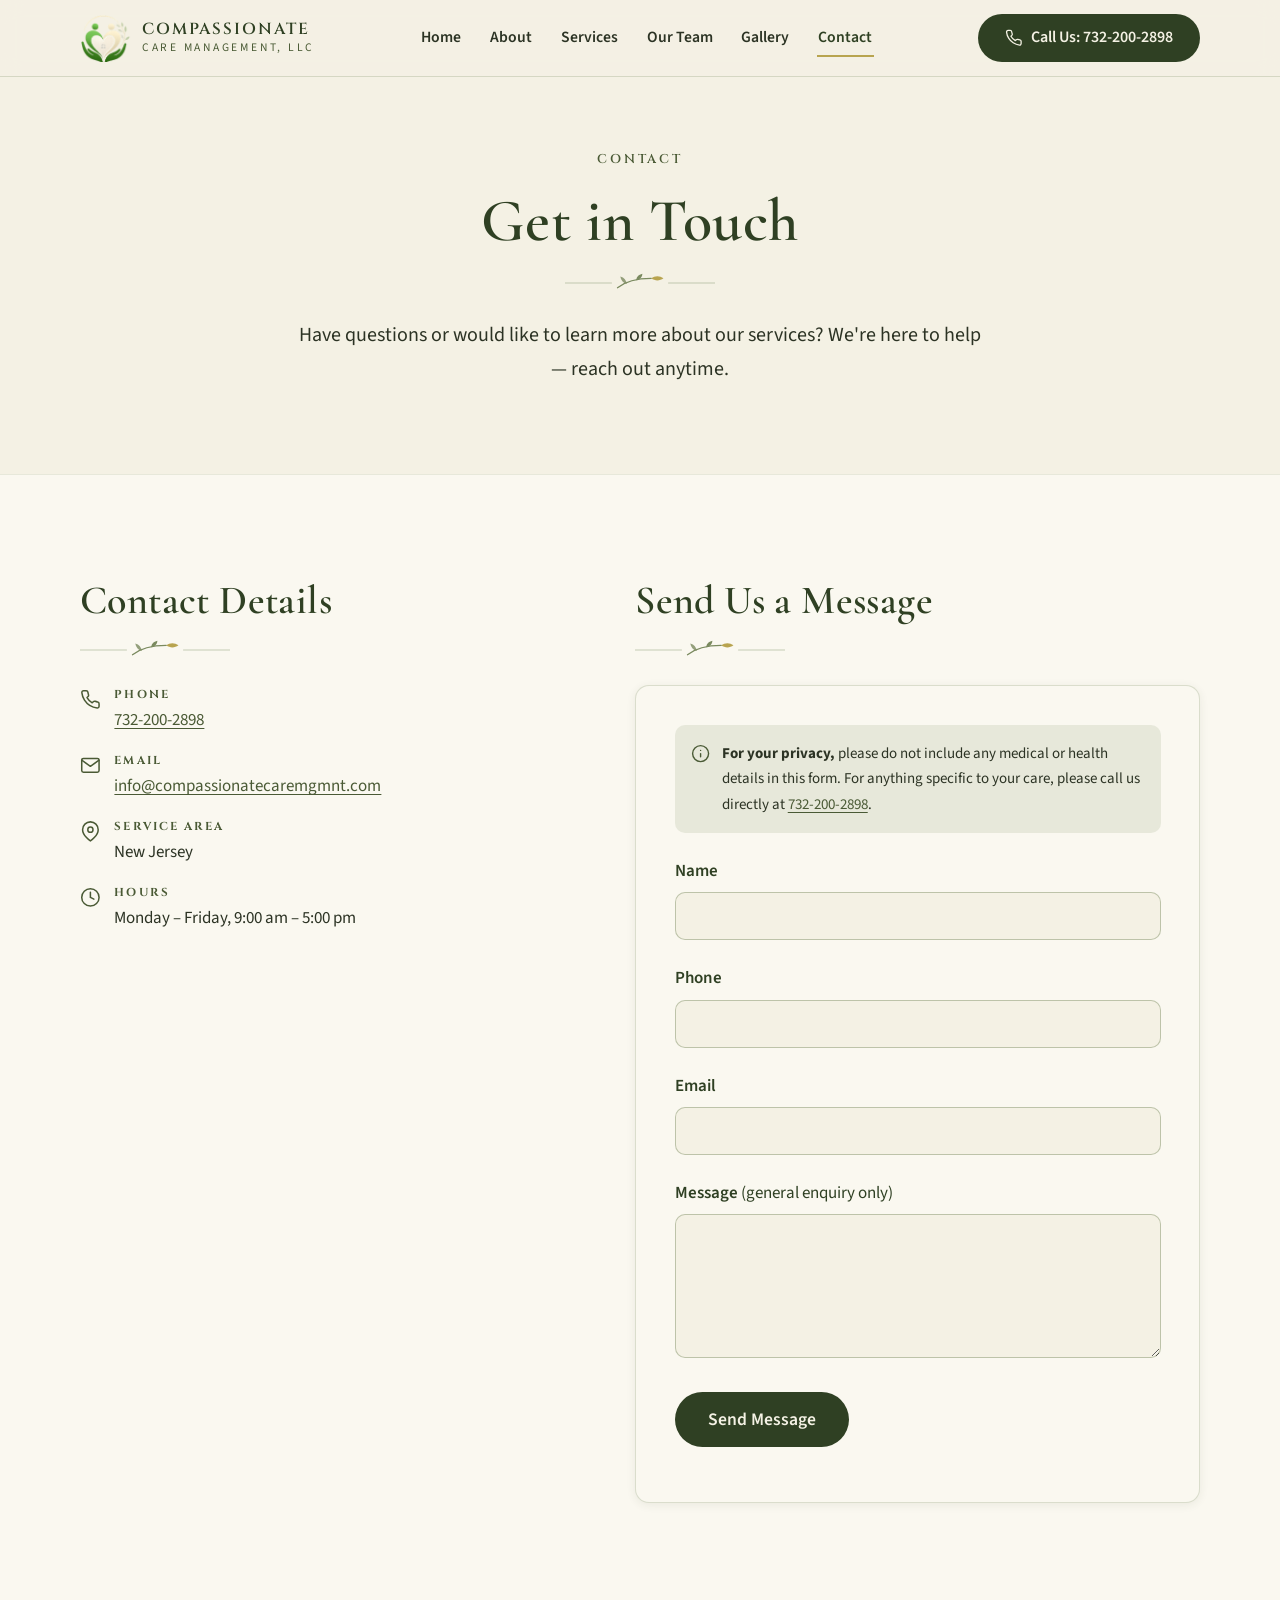
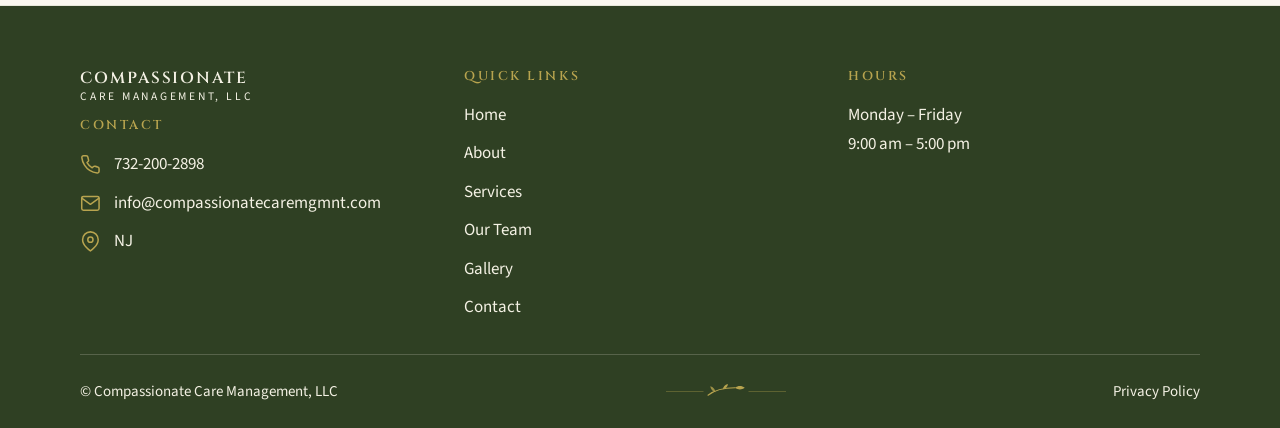
<file: contact.html>
<!doctype html>
<html lang="en">
<head>
  <meta charset="utf-8">
  <meta name="viewport" content="width=device-width, initial-scale=1">
  <title>Contact Us — Compassionate Care Management, LLC</title>
  <meta name="description" content="Get in touch with Compassionate Care Management, LLC in New Jersey. Call 732-200-2898 or email info@compassionatecaremgmnt.com.">
  <meta property="og:type" content="website">
  <meta property="og:title" content="Contact Us — Compassionate Care Management, LLC">
  <meta property="og:description" content="Have questions or would like to learn more about our services? We're here to help — reach out anytime.">
  <!-- CLIENT-INPUT: og-image — becomes a real share image once assets/images/og-image.jpg is supplied; update to an absolute URL when the final domain is known (see README). -->
  <meta property="og:image" content="assets/images/og-image.jpg">
  <link rel="icon" type="image/svg+xml" href="assets/favicon.svg">
  <link rel="preconnect" href="https://fonts.googleapis.com">
  <link rel="preconnect" href="https://fonts.gstatic.com" crossorigin>
  <link href="https://fonts.googleapis.com/css2?family=Cinzel:wght@600&family=Cormorant+Garamond:ital,wght@0,500;0,600;0,700;1,500&family=Source+Sans+3:ital,wght@0,400;0,600;0,700;1,400&display=swap" rel="stylesheet">
  <link rel="stylesheet" href="css/styles.css">
</head>
<body>
  <a class="skip-link" href="#main">Skip to main content</a>

  <header class="site-header">
    <div class="container header-inner">
      <a class="brand" href="index.html">
        <img class="brand-logo" src="assets/images/logo-mark.png" alt="" width="211" height="200">
        <span class="brand-text">
          <span class="brand-name">Compassionate</span>
          <span class="brand-sub">Care Management, LLC</span>
        </span>
      </a>
      <nav class="site-nav" id="site-nav" aria-label="Main navigation">
        <ul>
          <li><a href="index.html">Home</a></li>
          <li><a href="about.html">About</a></li>
          <li><a href="services.html">Services</a></li>
          <li><a href="team.html">Our Team</a></li>
          <li><a href="gallery.html">Gallery</a></li>
          <li><a href="contact.html" aria-current="page">Contact</a></li>
        </ul>
      </nav>
      <div class="header-actions">
        <a class="btn btn--primary btn-call" href="tel:+17322002898">
          <svg viewBox="0 0 24 24" fill="none" stroke="currentColor" stroke-width="1.75" stroke-linecap="round" stroke-linejoin="round" aria-hidden="true" xmlns="http://www.w3.org/2000/svg"><path d="M22 16.92v3a2 2 0 0 1-2.18 2 19.79 19.79 0 0 1-8.63-3.07 19.5 19.5 0 0 1-6-6A19.79 19.79 0 0 1 2.12 4.18 2 2 0 0 1 4.11 2h3a2 2 0 0 1 2 1.72c.13.96.36 1.9.7 2.81a2 2 0 0 1-.45 2.11L8.09 9.91a16 16 0 0 0 6 6l1.27-1.27a2 2 0 0 1 2.11-.45c.91.34 1.85.57 2.81.7A2 2 0 0 1 22 16.92z"/></svg>
          <span class="btn-call-label-long">Call Us: <span class="btn-call-number">732-200-2898</span></span>
          <span class="btn-call-label-short">Call Us</span>
        </a>
        <button class="nav-toggle" type="button" aria-expanded="false" aria-controls="site-nav">
          <span class="visually-hidden">Menu</span>
          <span class="nav-toggle-bar"></span>
          <span class="nav-toggle-bar"></span>
          <span class="nav-toggle-bar"></span>
        </button>
      </div>
    </div>
  </header>

  <main id="main">

    <!-- Page intro -->
    <section class="section section--tight" aria-labelledby="page-heading">
      <div class="container section-head section-head--center" style="margin-bottom: 0;">
        <p class="eyebrow">Contact</p>
        <h1 id="page-heading">Get in Touch</h1>
        <div class="leaf-divider" aria-hidden="true">
          <svg viewBox="0 0 160 22" fill="none" xmlns="http://www.w3.org/2000/svg"><path d="M0 11h50" stroke="currentColor" stroke-opacity=".45"/><path d="M110 11h50" stroke="currentColor" stroke-opacity=".45"/><path d="M56 16c10-8 24-10 36-10" stroke="currentColor" stroke-width="1.4" stroke-linecap="round"/><path d="M92 6c4-3 9-3 13 0-4 3-9 3-13 0z" fill="#B8A44F" stroke="none"/><path d="M76 8c0-3.5 2.5-6 6.5-7 0 3.5-2.5 6-6.5 7z" fill="currentColor" stroke="none"/><path d="M66 12c-4-1-6.5-4-7-8 4 1 6.5 4 7 8z" fill="currentColor" opacity=".8" stroke="none"/></svg>
        </div>
        <p class="lede">Have questions or would like to learn more about our services? We're here to help — reach out anytime.</p>
      </div>
    </section>

    <!-- Contact details + form -->
    <section class="section section--ivory" aria-label="Contact details and form">
      <div class="container contact-grid">

        <div>
          <h2>Contact Details</h2>
          <div class="leaf-divider" aria-hidden="true">
            <svg viewBox="0 0 160 22" fill="none" xmlns="http://www.w3.org/2000/svg"><path d="M0 11h50" stroke="currentColor" stroke-opacity=".45"/><path d="M110 11h50" stroke="currentColor" stroke-opacity=".45"/><path d="M56 16c10-8 24-10 36-10" stroke="currentColor" stroke-width="1.4" stroke-linecap="round"/><path d="M92 6c4-3 9-3 13 0-4 3-9 3-13 0z" fill="#B8A44F" stroke="none"/><path d="M76 8c0-3.5 2.5-6 6.5-7 0 3.5-2.5 6-6.5 7z" fill="currentColor" stroke="none"/><path d="M66 12c-4-1-6.5-4-7-8 4 1 6.5 4 7 8z" fill="currentColor" opacity=".8" stroke="none"/></svg>
          </div>
          <ul class="contact-list">
            <li>
              <svg viewBox="0 0 24 24" fill="none" stroke="currentColor" stroke-width="1.75" stroke-linecap="round" stroke-linejoin="round" aria-hidden="true" xmlns="http://www.w3.org/2000/svg"><path d="M22 16.92v3a2 2 0 0 1-2.18 2 19.79 19.79 0 0 1-8.63-3.07 19.5 19.5 0 0 1-6-6A19.79 19.79 0 0 1 2.12 4.18 2 2 0 0 1 4.11 2h3a2 2 0 0 1 2 1.72c.13.96.36 1.9.7 2.81a2 2 0 0 1-.45 2.11L8.09 9.91a16 16 0 0 0 6 6l1.27-1.27a2 2 0 0 1 2.11-.45c.91.34 1.85.57 2.81.7A2 2 0 0 1 22 16.92z"/></svg>
              <span><strong>Phone</strong><a href="tel:+17322002898">732-200-2898</a></span>
            </li>
            <li>
              <svg viewBox="0 0 24 24" fill="none" stroke="currentColor" stroke-width="1.75" stroke-linecap="round" stroke-linejoin="round" aria-hidden="true" xmlns="http://www.w3.org/2000/svg"><rect x="2" y="4" width="20" height="16" rx="2"/><path d="m22 6-10 7L2 6"/></svg>
              <span><strong>Email</strong><a href="mailto:info@compassionatecaremgmnt.com">info@compassionatecaremgmnt.com</a></span>
            </li>
            <li>
              <svg viewBox="0 0 24 24" fill="none" stroke="currentColor" stroke-width="1.75" stroke-linecap="round" stroke-linejoin="round" aria-hidden="true" xmlns="http://www.w3.org/2000/svg"><path d="M21 10c0 7-9 13-9 13s-9-6-9-13a9 9 0 0 1 18 0z"/><circle cx="12" cy="10" r="3"/></svg>
              <span><strong>Service Area</strong>New Jersey</span>
            </li>
            <li>
              <svg viewBox="0 0 24 24" fill="none" stroke="currentColor" stroke-width="1.75" stroke-linecap="round" stroke-linejoin="round" aria-hidden="true" xmlns="http://www.w3.org/2000/svg"><circle cx="12" cy="12" r="10"/><path d="M12 6v6l4 2"/></svg>
              <span><strong>Hours</strong>Monday – Friday, 9:00 am – 5:00 pm</span>
            </li>
          </ul>
        </div>

        <div>
          <h2 id="form-heading">Send Us a Message</h2>
          <div class="leaf-divider" aria-hidden="true">
            <svg viewBox="0 0 160 22" fill="none" xmlns="http://www.w3.org/2000/svg"><path d="M0 11h50" stroke="currentColor" stroke-opacity=".45"/><path d="M110 11h50" stroke="currentColor" stroke-opacity=".45"/><path d="M56 16c10-8 24-10 36-10" stroke="currentColor" stroke-width="1.4" stroke-linecap="round"/><path d="M92 6c4-3 9-3 13 0-4 3-9 3-13 0z" fill="#B8A44F" stroke="none"/><path d="M76 8c0-3.5 2.5-6 6.5-7 0 3.5-2.5 6-6.5 7z" fill="currentColor" stroke="none"/><path d="M66 12c-4-1-6.5-4-7-8 4 1 6.5 4 7 8z" fill="currentColor" opacity=".8" stroke="none"/></svg>
          </div>

          <div class="form-card">
            <div class="form-note">
              <svg viewBox="0 0 24 24" fill="none" stroke="currentColor" stroke-width="1.75" stroke-linecap="round" stroke-linejoin="round" aria-hidden="true" xmlns="http://www.w3.org/2000/svg"><circle cx="12" cy="12" r="10"/><path d="M12 16v-4M12 8h.01"/></svg>
              <p><strong>For your privacy,</strong> please do not include any medical or health details in this form. For anything specific to your care, please call us directly at <a href="tel:+17322002898">732-200-2898</a>.</p>
            </div>

            <!-- CLIENT-INPUT: form-endpoint — create a free form at https://formspree.io, then replace
                 YOUR_FORM_ID below with the real form ID (see README, "Connecting the contact form").
                 PRIVACY RULE: this form collects only name, phone, email, and a general message.
                 Do not add fields for medical, health, diagnosis, or insurance information. -->
            <form id="contact-form" action="https://formspree.io/f/YOUR_FORM_ID" method="POST" novalidate aria-labelledby="form-heading">
              <div class="form-field">
                <label for="cf-name">Name</label>
                <input type="text" id="cf-name" name="name" autocomplete="name" required aria-describedby="cf-name-error">
                <p class="field-error" id="cf-name-error">Please enter your name.</p>
              </div>
              <div class="form-field">
                <label for="cf-phone">Phone</label>
                <input type="tel" id="cf-phone" name="phone" autocomplete="tel" required aria-describedby="cf-phone-error">
                <p class="field-error" id="cf-phone-error">Please enter your phone number.</p>
              </div>
              <div class="form-field">
                <label for="cf-email">Email</label>
                <input type="email" id="cf-email" name="email" autocomplete="email" required aria-describedby="cf-email-error">
                <p class="field-error" id="cf-email-error">Please enter a valid email address.</p>
              </div>
              <div class="form-field">
                <label for="cf-message">Message <span style="font-weight: 400;">(general enquiry only)</span></label>
                <textarea id="cf-message" name="message" required aria-describedby="cf-message-error"></textarea>
                <p class="field-error" id="cf-message-error">Please enter a short message.</p>
              </div>
              <button class="btn btn--primary btn--lg" type="submit">Send Message</button>
              <p class="form-status" id="form-status" role="status" aria-live="polite"></p>
            </form>
          </div>
        </div>

      </div>
    </section>

  </main>

  <footer class="site-footer">
    <div class="container">
      <div class="footer-grid">
        <div>
          <div class="footer-brand brand-text">
            <span class="brand-name">Compassionate</span>
            <span class="brand-sub">Care Management, LLC</span>
          </div>
          <h2>Contact</h2>
          <ul class="contact-list">
            <li>
              <svg viewBox="0 0 24 24" fill="none" stroke="currentColor" stroke-width="1.75" stroke-linecap="round" stroke-linejoin="round" aria-hidden="true" xmlns="http://www.w3.org/2000/svg"><path d="M22 16.92v3a2 2 0 0 1-2.18 2 19.79 19.79 0 0 1-8.63-3.07 19.5 19.5 0 0 1-6-6A19.79 19.79 0 0 1 2.12 4.18 2 2 0 0 1 4.11 2h3a2 2 0 0 1 2 1.72c.13.96.36 1.9.7 2.81a2 2 0 0 1-.45 2.11L8.09 9.91a16 16 0 0 0 6 6l1.27-1.27a2 2 0 0 1 2.11-.45c.91.34 1.85.57 2.81.7A2 2 0 0 1 22 16.92z"/></svg>
              <a href="tel:+17322002898">732-200-2898</a>
            </li>
            <li>
              <svg viewBox="0 0 24 24" fill="none" stroke="currentColor" stroke-width="1.75" stroke-linecap="round" stroke-linejoin="round" aria-hidden="true" xmlns="http://www.w3.org/2000/svg"><rect x="2" y="4" width="20" height="16" rx="2"/><path d="m22 6-10 7L2 6"/></svg>
              <a href="mailto:info@compassionatecaremgmnt.com">info@compassionatecaremgmnt.com</a>
            </li>
            <li>
              <svg viewBox="0 0 24 24" fill="none" stroke="currentColor" stroke-width="1.75" stroke-linecap="round" stroke-linejoin="round" aria-hidden="true" xmlns="http://www.w3.org/2000/svg"><path d="M21 10c0 7-9 13-9 13s-9-6-9-13a9 9 0 0 1 18 0z"/><circle cx="12" cy="10" r="3"/></svg>
              <span>NJ</span>
            </li>
          </ul>
        </div>
        <div>
          <h2>Quick Links</h2>
          <ul>
            <li><a href="index.html">Home</a></li>
            <li><a href="about.html">About</a></li>
            <li><a href="services.html">Services</a></li>
            <li><a href="team.html">Our Team</a></li>
            <li><a href="gallery.html">Gallery</a></li>
            <li><a href="contact.html">Contact</a></li>
          </ul>
        </div>
        <div>
          <h2>Hours</h2>
          <p>Monday – Friday<br>9:00 am – 5:00 pm</p>
        </div>
      </div>
      <div class="footer-bottom">
        <p>© Compassionate Care Management, LLC</p>
        <span class="footer-leaf" aria-hidden="true">
          <svg viewBox="0 0 160 22" width="120" height="17" fill="none" xmlns="http://www.w3.org/2000/svg"><path d="M0 11h50" stroke="currentColor" stroke-opacity=".45"/><path d="M110 11h50" stroke="currentColor" stroke-opacity=".45"/><path d="M56 16c10-8 24-10 36-10" stroke="currentColor" stroke-width="1.4" stroke-linecap="round"/><path d="M92 6c4-3 9-3 13 0-4 3-9 3-13 0z" fill="currentColor" stroke="none"/><path d="M76 8c0-3.5 2.5-6 6.5-7 0 3.5-2.5 6-6.5 7z" fill="currentColor" stroke="none"/><path d="M66 12c-4-1-6.5-4-7-8 4 1 6.5 4 7 8z" fill="currentColor" opacity=".8" stroke="none"/></svg>
        </span>
        <p><a href="privacy.html">Privacy Policy</a></p>
      </div>
    </div>
  </footer>

  <script src="js/main.js"></script>
</body>
</html>
</file>
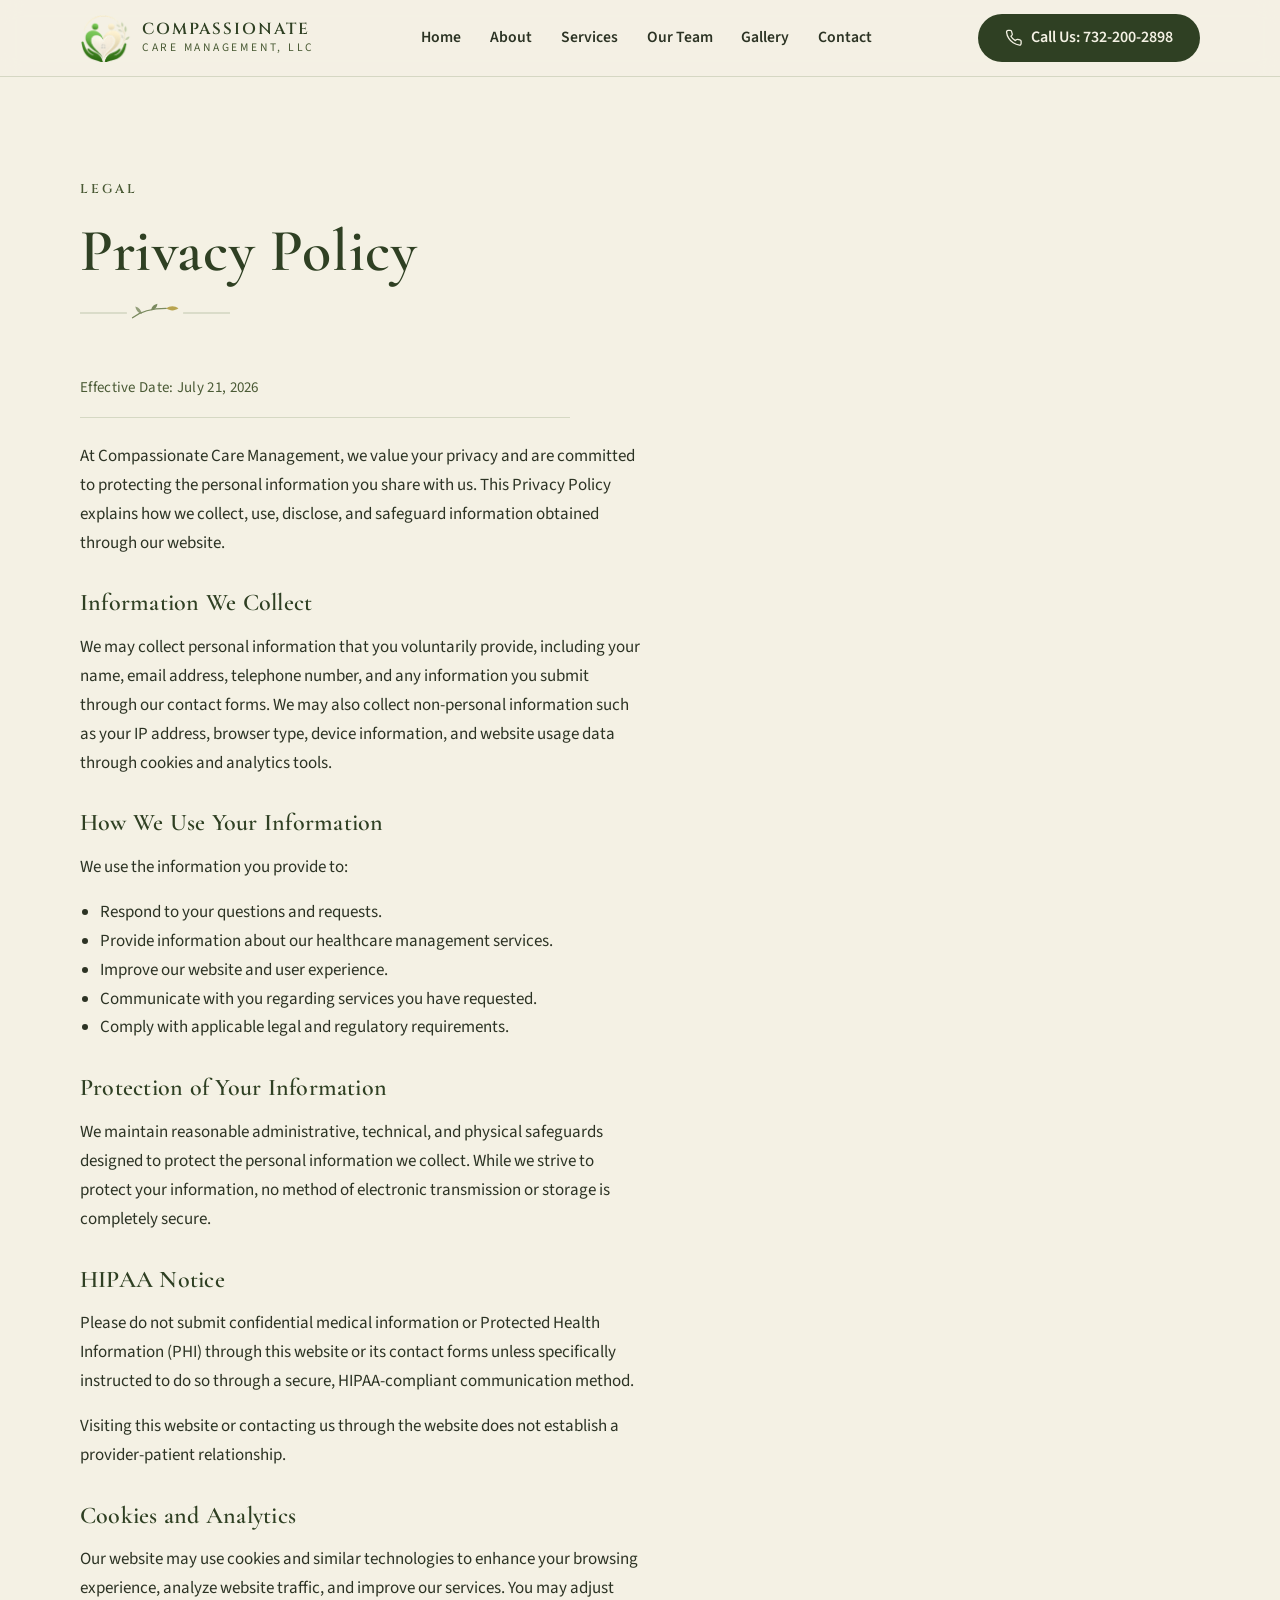
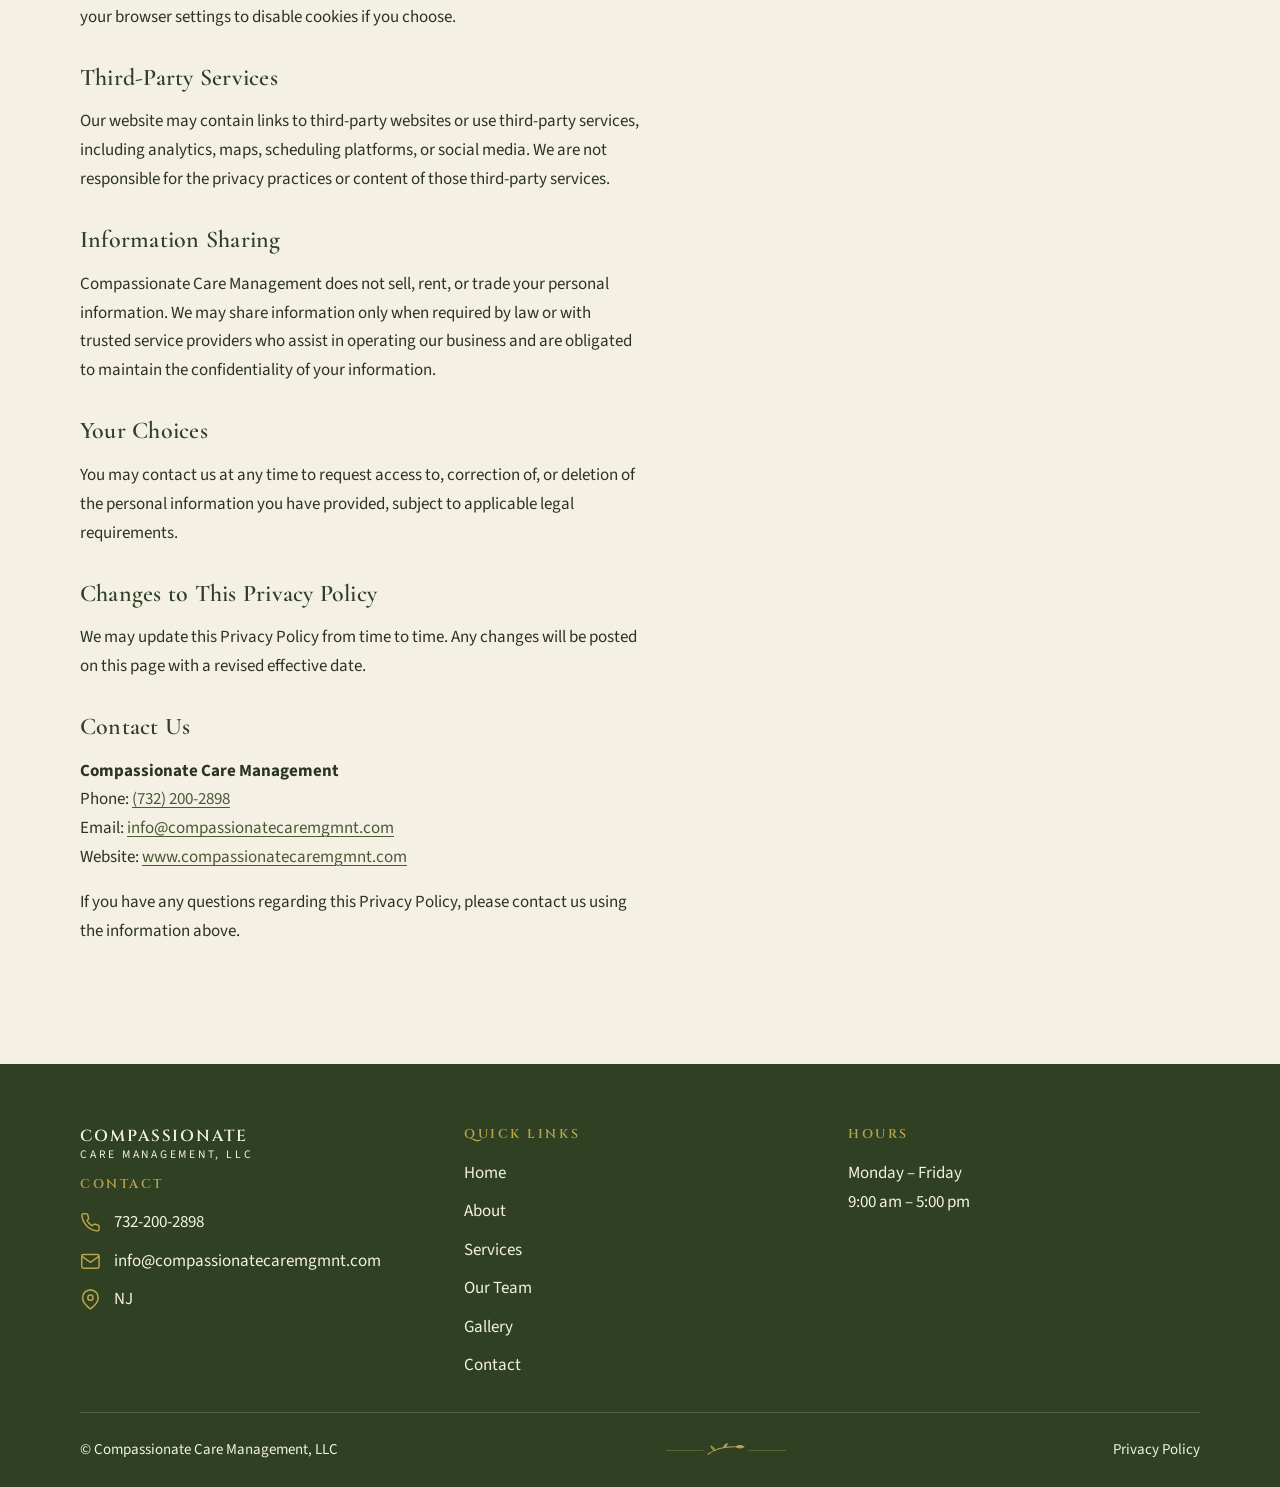
<file: privacy.html>
<!doctype html>
<html lang="en">
<head>
  <meta charset="utf-8">
  <meta name="viewport" content="width=device-width, initial-scale=1">
  <title>Privacy Policy — Compassionate Care Management, LLC</title>
  <meta name="description" content="Privacy policy for the Compassionate Care Management, LLC website.">
  <meta property="og:type" content="website">
  <meta property="og:title" content="Privacy Policy — Compassionate Care Management, LLC">
  <meta property="og:description" content="Privacy policy for the Compassionate Care Management, LLC website.">
  <link rel="icon" type="image/svg+xml" href="assets/favicon.svg">
  <link rel="preconnect" href="https://fonts.googleapis.com">
  <link rel="preconnect" href="https://fonts.gstatic.com" crossorigin>
  <link href="https://fonts.googleapis.com/css2?family=Cinzel:wght@600&family=Cormorant+Garamond:ital,wght@0,500;0,600;0,700;1,500&family=Source+Sans+3:ital,wght@0,400;0,600;0,700;1,400&display=swap" rel="stylesheet">
  <link rel="stylesheet" href="css/styles.css">
</head>
<body>
  <a class="skip-link" href="#main">Skip to main content</a>

  <header class="site-header">
    <div class="container header-inner">
      <a class="brand" href="index.html">
        <img class="brand-logo" src="assets/images/logo-mark.png" alt="" width="211" height="200">
        <span class="brand-text">
          <span class="brand-name">Compassionate</span>
          <span class="brand-sub">Care Management, LLC</span>
        </span>
      </a>
      <nav class="site-nav" id="site-nav" aria-label="Main navigation">
        <ul>
          <li><a href="index.html">Home</a></li>
          <li><a href="about.html">About</a></li>
          <li><a href="services.html">Services</a></li>
          <li><a href="team.html">Our Team</a></li>
          <li><a href="gallery.html">Gallery</a></li>
          <li><a href="contact.html">Contact</a></li>
        </ul>
      </nav>
      <div class="header-actions">
        <a class="btn btn--primary btn-call" href="tel:+17322002898">
          <svg viewBox="0 0 24 24" fill="none" stroke="currentColor" stroke-width="1.75" stroke-linecap="round" stroke-linejoin="round" aria-hidden="true" xmlns="http://www.w3.org/2000/svg"><path d="M22 16.92v3a2 2 0 0 1-2.18 2 19.79 19.79 0 0 1-8.63-3.07 19.5 19.5 0 0 1-6-6A19.79 19.79 0 0 1 2.12 4.18 2 2 0 0 1 4.11 2h3a2 2 0 0 1 2 1.72c.13.96.36 1.9.7 2.81a2 2 0 0 1-.45 2.11L8.09 9.91a16 16 0 0 0 6 6l1.27-1.27a2 2 0 0 1 2.11-.45c.91.34 1.85.57 2.81.7A2 2 0 0 1 22 16.92z"/></svg>
          <span class="btn-call-label-long">Call Us: <span class="btn-call-number">732-200-2898</span></span>
          <span class="btn-call-label-short">Call Us</span>
        </a>
        <button class="nav-toggle" type="button" aria-expanded="false" aria-controls="site-nav">
          <span class="visually-hidden">Menu</span>
          <span class="nav-toggle-bar"></span>
          <span class="nav-toggle-bar"></span>
          <span class="nav-toggle-bar"></span>
        </button>
      </div>
    </div>
  </header>

  <main id="main">
    <section class="section" aria-labelledby="page-heading">
      <div class="container">
        <div class="section-head">
          <p class="eyebrow">Legal</p>
          <h1 id="page-heading">Privacy Policy</h1>
          <div class="leaf-divider" aria-hidden="true">
            <svg viewBox="0 0 160 22" fill="none" xmlns="http://www.w3.org/2000/svg"><path d="M0 11h50" stroke="currentColor" stroke-opacity=".45"/><path d="M110 11h50" stroke="currentColor" stroke-opacity=".45"/><path d="M56 16c10-8 24-10 36-10" stroke="currentColor" stroke-width="1.4" stroke-linecap="round"/><path d="M92 6c4-3 9-3 13 0-4 3-9 3-13 0z" fill="#B8A44F" stroke="none"/><path d="M76 8c0-3.5 2.5-6 6.5-7 0 3.5-2.5 6-6.5 7z" fill="currentColor" stroke="none"/><path d="M66 12c-4-1-6.5-4-7-8 4 1 6.5 4 7 8z" fill="currentColor" opacity=".8" stroke="none"/></svg>
          </div>
        </div>

        <div class="prose">
          <p class="policy-date">Effective Date: July 21, 2026</p>

          <p>At Compassionate Care Management, we value your privacy and are committed to protecting the personal information you share with us. This Privacy Policy explains how we collect, use, disclose, and safeguard information obtained through our website.</p>

          <h2>Information We Collect</h2>
          <p>We may collect personal information that you voluntarily provide, including your name, email address, telephone number, and any information you submit through our contact forms. We may also collect non-personal information such as your IP address, browser type, device information, and website usage data through cookies and analytics tools.</p>

          <h2>How We Use Your Information</h2>
          <p>We use the information you provide to:</p>
          <ul>
            <li>Respond to your questions and requests.</li>
            <li>Provide information about our healthcare management services.</li>
            <li>Improve our website and user experience.</li>
            <li>Communicate with you regarding services you have requested.</li>
            <li>Comply with applicable legal and regulatory requirements.</li>
          </ul>

          <h2>Protection of Your Information</h2>
          <p>We maintain reasonable administrative, technical, and physical safeguards designed to protect the personal information we collect. While we strive to protect your information, no method of electronic transmission or storage is completely secure.</p>

          <h2>HIPAA Notice</h2>
          <p>Please do not submit confidential medical information or Protected Health Information (PHI) through this website or its contact forms unless specifically instructed to do so through a secure, HIPAA-compliant communication method.</p>
          <p>Visiting this website or contacting us through the website does not establish a provider-patient relationship.</p>

          <h2>Cookies and Analytics</h2>
          <p>Our website may use cookies and similar technologies to enhance your browsing experience, analyze website traffic, and improve our services. You may adjust your browser settings to disable cookies if you choose.</p>

          <h2>Third-Party Services</h2>
          <p>Our website may contain links to third-party websites or use third-party services, including analytics, maps, scheduling platforms, or social media. We are not responsible for the privacy practices or content of those third-party services.</p>

          <h2>Information Sharing</h2>
          <p>Compassionate Care Management does not sell, rent, or trade your personal information. We may share information only when required by law or with trusted service providers who assist in operating our business and are obligated to maintain the confidentiality of your information.</p>

          <h2>Your Choices</h2>
          <p>You may contact us at any time to request access to, correction of, or deletion of the personal information you have provided, subject to applicable legal requirements.</p>

          <h2>Changes to This Privacy Policy</h2>
          <p>We may update this Privacy Policy from time to time. Any changes will be posted on this page with a revised effective date.</p>

          <h2>Contact Us</h2>
          <p>
            <strong>Compassionate Care Management</strong><br>
            Phone: <a href="tel:+17322002898">(732) 200-2898</a><br>
            Email: <a href="mailto:info@compassionatecaremgmnt.com">info@compassionatecaremgmnt.com</a><br>
            Website: <a href="https://www.compassionatecaremgmnt.com">www.compassionatecaremgmnt.com</a>
          </p>
          <p>If you have any questions regarding this Privacy Policy, please contact us using the information above.</p>
        </div>
      </div>
    </section>
  </main>

  <footer class="site-footer">
    <div class="container">
      <div class="footer-grid">
        <div>
          <div class="footer-brand brand-text">
            <span class="brand-name">Compassionate</span>
            <span class="brand-sub">Care Management, LLC</span>
          </div>
          <h2>Contact</h2>
          <ul class="contact-list">
            <li>
              <svg viewBox="0 0 24 24" fill="none" stroke="currentColor" stroke-width="1.75" stroke-linecap="round" stroke-linejoin="round" aria-hidden="true" xmlns="http://www.w3.org/2000/svg"><path d="M22 16.92v3a2 2 0 0 1-2.18 2 19.79 19.79 0 0 1-8.63-3.07 19.5 19.5 0 0 1-6-6A19.79 19.79 0 0 1 2.12 4.18 2 2 0 0 1 4.11 2h3a2 2 0 0 1 2 1.72c.13.96.36 1.9.7 2.81a2 2 0 0 1-.45 2.11L8.09 9.91a16 16 0 0 0 6 6l1.27-1.27a2 2 0 0 1 2.11-.45c.91.34 1.85.57 2.81.7A2 2 0 0 1 22 16.92z"/></svg>
              <a href="tel:+17322002898">732-200-2898</a>
            </li>
            <li>
              <svg viewBox="0 0 24 24" fill="none" stroke="currentColor" stroke-width="1.75" stroke-linecap="round" stroke-linejoin="round" aria-hidden="true" xmlns="http://www.w3.org/2000/svg"><rect x="2" y="4" width="20" height="16" rx="2"/><path d="m22 6-10 7L2 6"/></svg>
              <a href="mailto:info@compassionatecaremgmnt.com">info@compassionatecaremgmnt.com</a>
            </li>
            <li>
              <svg viewBox="0 0 24 24" fill="none" stroke="currentColor" stroke-width="1.75" stroke-linecap="round" stroke-linejoin="round" aria-hidden="true" xmlns="http://www.w3.org/2000/svg"><path d="M21 10c0 7-9 13-9 13s-9-6-9-13a9 9 0 0 1 18 0z"/><circle cx="12" cy="10" r="3"/></svg>
              <span>NJ</span>
            </li>
          </ul>
        </div>
        <div>
          <h2>Quick Links</h2>
          <ul>
            <li><a href="index.html">Home</a></li>
            <li><a href="about.html">About</a></li>
            <li><a href="services.html">Services</a></li>
            <li><a href="team.html">Our Team</a></li>
            <li><a href="gallery.html">Gallery</a></li>
            <li><a href="contact.html">Contact</a></li>
          </ul>
        </div>
        <div>
          <h2>Hours</h2>
          <p>Monday – Friday<br>9:00 am – 5:00 pm</p>
        </div>
      </div>
      <div class="footer-bottom">
        <p>© Compassionate Care Management, LLC</p>
        <span class="footer-leaf" aria-hidden="true">
          <svg viewBox="0 0 160 22" width="120" height="17" fill="none" xmlns="http://www.w3.org/2000/svg"><path d="M0 11h50" stroke="currentColor" stroke-opacity=".45"/><path d="M110 11h50" stroke="currentColor" stroke-opacity=".45"/><path d="M56 16c10-8 24-10 36-10" stroke="currentColor" stroke-width="1.4" stroke-linecap="round"/><path d="M92 6c4-3 9-3 13 0-4 3-9 3-13 0z" fill="currentColor" stroke="none"/><path d="M76 8c0-3.5 2.5-6 6.5-7 0 3.5-2.5 6-6.5 7z" fill="currentColor" stroke="none"/><path d="M66 12c-4-1-6.5-4-7-8 4 1 6.5 4 7 8z" fill="currentColor" opacity=".8" stroke="none"/></svg>
        </span>
        <p><a href="privacy.html">Privacy Policy</a></p>
      </div>
    </div>
  </footer>

  <script src="js/main.js"></script>
</body>
</html>
</file>
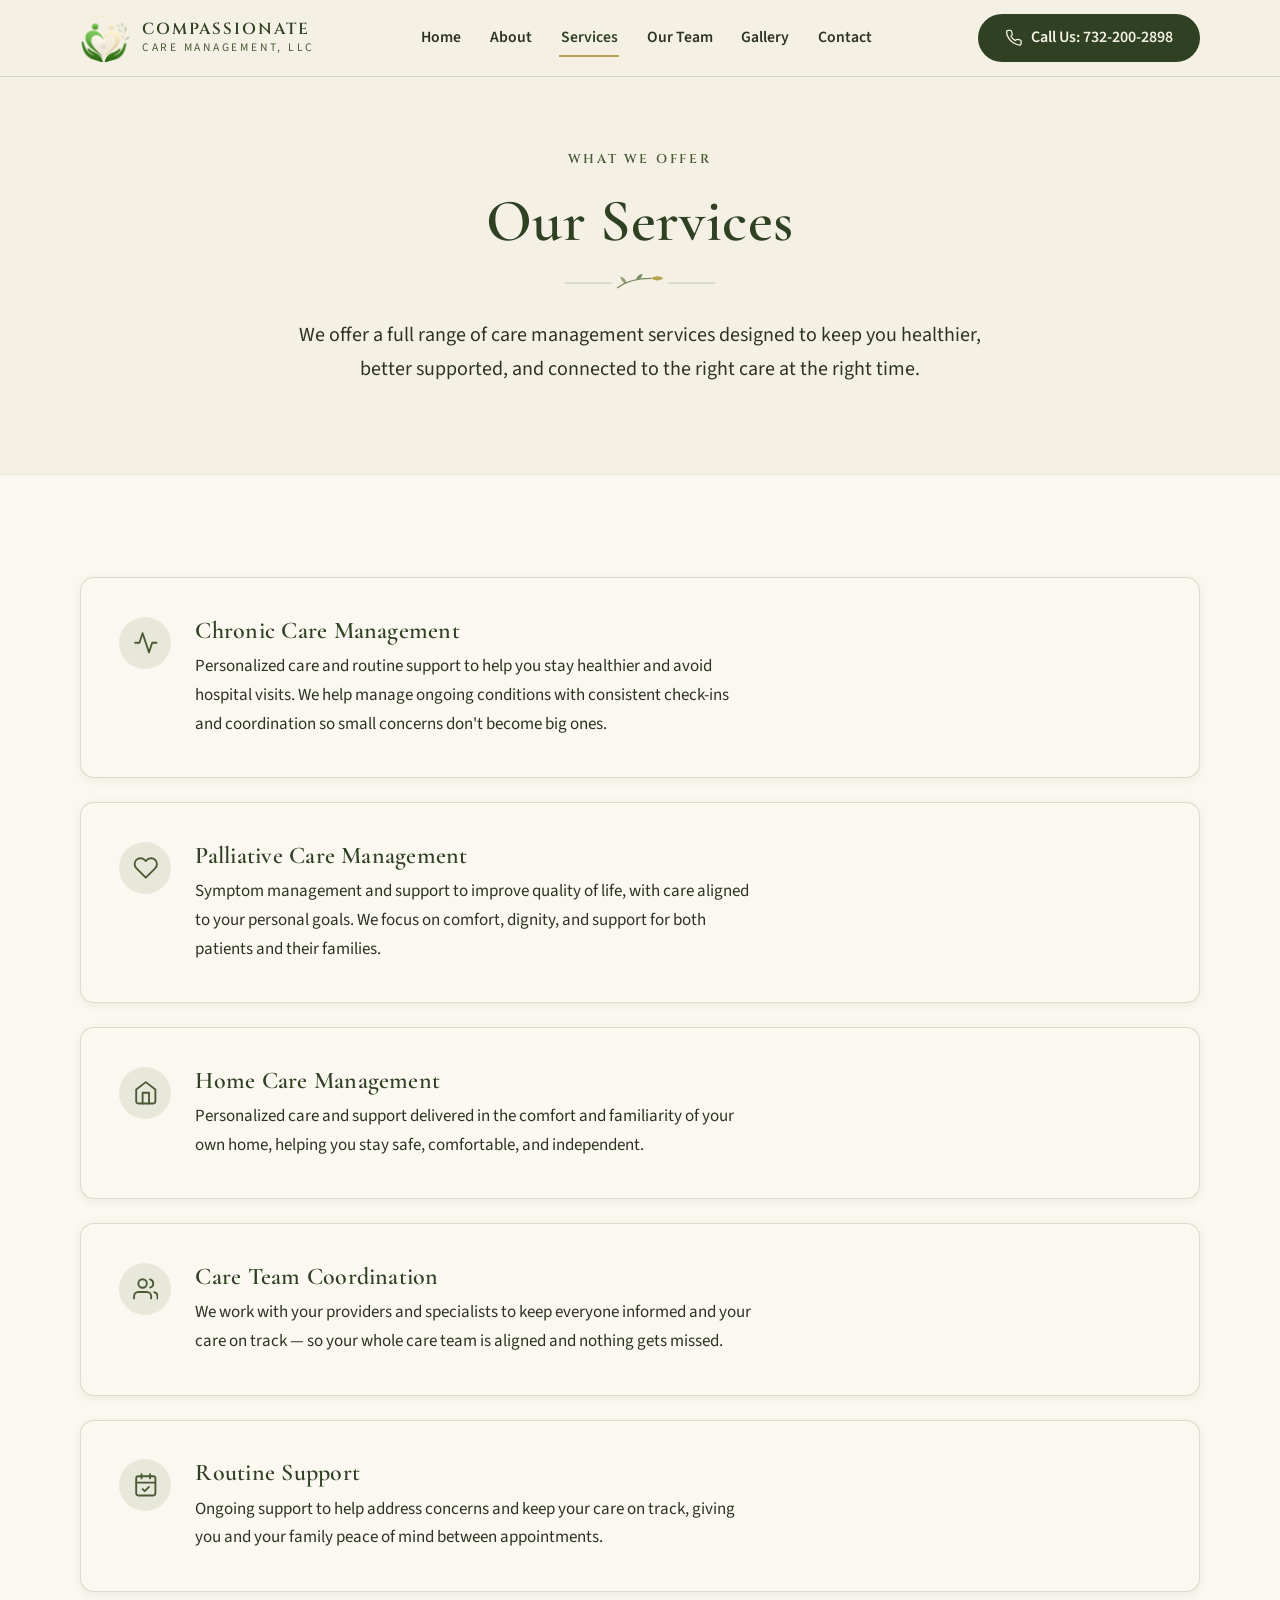
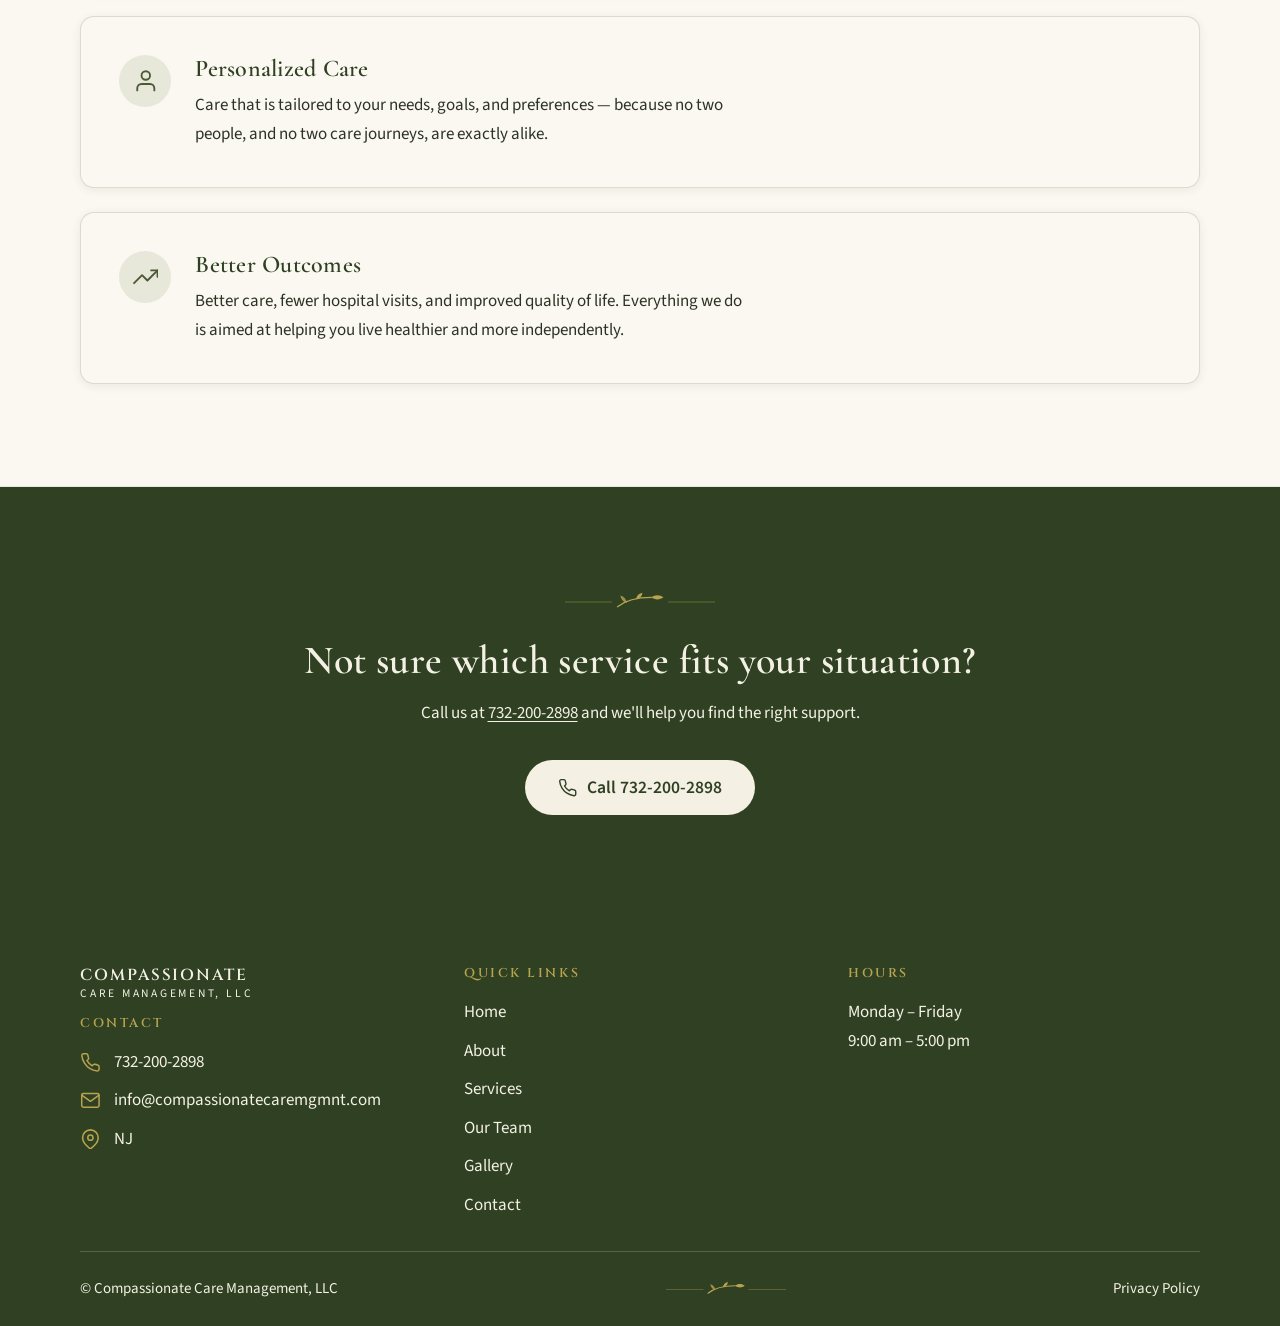
<file: services.html>
<!doctype html>
<html lang="en">
<head>
  <meta charset="utf-8">
  <meta name="viewport" content="width=device-width, initial-scale=1">
  <title>Our Services — Compassionate Care Management, LLC</title>
  <meta name="description" content="Chronic care management, palliative care management, home care management, care team coordination, routine support, personalized care, and better outcomes — care management services in New Jersey.">
  <meta property="og:type" content="website">
  <meta property="og:title" content="Our Services — Compassionate Care Management, LLC">
  <meta property="og:description" content="A full range of care management services designed to keep you healthier, better supported, and connected to the right care at the right time.">
  <!-- CLIENT-INPUT: og-image — becomes a real share image once assets/images/og-image.jpg is supplied; update to an absolute URL when the final domain is known (see README). -->
  <meta property="og:image" content="assets/images/og-image.jpg">
  <link rel="icon" type="image/svg+xml" href="assets/favicon.svg">
  <link rel="preconnect" href="https://fonts.googleapis.com">
  <link rel="preconnect" href="https://fonts.gstatic.com" crossorigin>
  <link href="https://fonts.googleapis.com/css2?family=Cinzel:wght@600&family=Cormorant+Garamond:ital,wght@0,500;0,600;0,700;1,500&family=Source+Sans+3:ital,wght@0,400;0,600;0,700;1,400&display=swap" rel="stylesheet">
  <link rel="stylesheet" href="css/styles.css">
</head>
<body>
  <a class="skip-link" href="#main">Skip to main content</a>

  <header class="site-header">
    <div class="container header-inner">
      <a class="brand" href="index.html">
        <img class="brand-logo" src="assets/images/logo-mark.png" alt="" width="211" height="200">
        <span class="brand-text">
          <span class="brand-name">Compassionate</span>
          <span class="brand-sub">Care Management, LLC</span>
        </span>
      </a>
      <nav class="site-nav" id="site-nav" aria-label="Main navigation">
        <ul>
          <li><a href="index.html">Home</a></li>
          <li><a href="about.html">About</a></li>
          <li><a href="services.html" aria-current="page">Services</a></li>
          <li><a href="team.html">Our Team</a></li>
          <li><a href="gallery.html">Gallery</a></li>
          <li><a href="contact.html">Contact</a></li>
        </ul>
      </nav>
      <div class="header-actions">
        <a class="btn btn--primary btn-call" href="tel:+17322002898">
          <svg viewBox="0 0 24 24" fill="none" stroke="currentColor" stroke-width="1.75" stroke-linecap="round" stroke-linejoin="round" aria-hidden="true" xmlns="http://www.w3.org/2000/svg"><path d="M22 16.92v3a2 2 0 0 1-2.18 2 19.79 19.79 0 0 1-8.63-3.07 19.5 19.5 0 0 1-6-6A19.79 19.79 0 0 1 2.12 4.18 2 2 0 0 1 4.11 2h3a2 2 0 0 1 2 1.72c.13.96.36 1.9.7 2.81a2 2 0 0 1-.45 2.11L8.09 9.91a16 16 0 0 0 6 6l1.27-1.27a2 2 0 0 1 2.11-.45c.91.34 1.85.57 2.81.7A2 2 0 0 1 22 16.92z"/></svg>
          <span class="btn-call-label-long">Call Us: <span class="btn-call-number">732-200-2898</span></span>
          <span class="btn-call-label-short">Call Us</span>
        </a>
        <button class="nav-toggle" type="button" aria-expanded="false" aria-controls="site-nav">
          <span class="visually-hidden">Menu</span>
          <span class="nav-toggle-bar"></span>
          <span class="nav-toggle-bar"></span>
          <span class="nav-toggle-bar"></span>
        </button>
      </div>
    </div>
  </header>

  <main id="main">

    <!-- Page intro -->
    <section class="section section--tight" aria-labelledby="page-heading">
      <div class="container section-head section-head--center" style="margin-bottom: 0;">
        <p class="eyebrow">What We Offer</p>
        <h1 id="page-heading">Our Services</h1>
        <div class="leaf-divider" aria-hidden="true">
          <svg viewBox="0 0 160 22" fill="none" xmlns="http://www.w3.org/2000/svg"><path d="M0 11h50" stroke="currentColor" stroke-opacity=".45"/><path d="M110 11h50" stroke="currentColor" stroke-opacity=".45"/><path d="M56 16c10-8 24-10 36-10" stroke="currentColor" stroke-width="1.4" stroke-linecap="round"/><path d="M92 6c4-3 9-3 13 0-4 3-9 3-13 0z" fill="#B8A44F" stroke="none"/><path d="M76 8c0-3.5 2.5-6 6.5-7 0 3.5-2.5 6-6.5 7z" fill="currentColor" stroke="none"/><path d="M66 12c-4-1-6.5-4-7-8 4 1 6.5 4 7 8z" fill="currentColor" opacity=".8" stroke="none"/></svg>
        </div>
        <p class="lede">We offer a full range of care management services designed to keep you healthier, better supported, and connected to the right care at the right time.</p>
      </div>
    </section>

    <!-- Service details -->
    <section class="section section--ivory" aria-label="Service details">
      <div class="container service-list">

        <article class="service-block reveal" id="chronic-care-management">
          <span class="card-icon" aria-hidden="true"><svg viewBox="0 0 24 24" fill="none" stroke="currentColor" stroke-width="1.75" stroke-linecap="round" stroke-linejoin="round" xmlns="http://www.w3.org/2000/svg"><path d="M22 12h-4l-3 9L9 3l-3 9H2"/></svg></span>
          <div>
            <h2>Chronic Care Management</h2>
            <p>Personalized care and routine support to help you stay healthier and avoid hospital visits. We help manage ongoing conditions with consistent check-ins and coordination so small concerns don't become big ones.</p>
          </div>
        </article>

        <article class="service-block reveal" id="palliative-care-management">
          <span class="card-icon" aria-hidden="true"><svg viewBox="0 0 24 24" fill="none" stroke="currentColor" stroke-width="1.75" stroke-linecap="round" stroke-linejoin="round" xmlns="http://www.w3.org/2000/svg"><path d="M20.84 4.61a5.5 5.5 0 0 0-7.78 0L12 5.67l-1.06-1.06a5.5 5.5 0 0 0-7.78 7.78l1.06 1.06L12 21.23l7.78-7.78 1.06-1.06a5.5 5.5 0 0 0 0-7.78z"/></svg></span>
          <div>
            <h2>Palliative Care Management</h2>
            <p>Symptom management and support to improve quality of life, with care aligned to your personal goals. We focus on comfort, dignity, and support for both patients and their families.</p>
          </div>
        </article>

        <!-- CLIENT-INPUT: home-care-wording — this description is a draft (the service wasn't on the original card); the client may reword it. -->
        <article class="service-block reveal" id="home-care">
          <span class="card-icon" aria-hidden="true"><svg viewBox="0 0 24 24" fill="none" stroke="currentColor" stroke-width="1.75" stroke-linecap="round" stroke-linejoin="round" xmlns="http://www.w3.org/2000/svg"><path d="M3 9l9-7 9 7v11a2 2 0 0 1-2 2H5a2 2 0 0 1-2-2z"/><path d="M9 22V12h6v10"/></svg></span>
          <div>
            <h2>Home Care Management</h2>
            <p>Personalized care and support delivered in the comfort and familiarity of your own home, helping you stay safe, comfortable, and independent.</p>
          </div>
        </article>

        <article class="service-block reveal" id="care-team-coordination">
          <span class="card-icon" aria-hidden="true"><svg viewBox="0 0 24 24" fill="none" stroke="currentColor" stroke-width="1.75" stroke-linecap="round" stroke-linejoin="round" xmlns="http://www.w3.org/2000/svg"><path d="M17 21v-2a4 4 0 0 0-4-4H5a4 4 0 0 0-4 4v2"/><circle cx="9" cy="7" r="4"/><path d="M23 21v-2a4 4 0 0 0-3-3.87"/><path d="M16 3.13a4 4 0 0 1 0 7.75"/></svg></span>
          <div>
            <h2>Care Team Coordination</h2>
            <p>We work with your providers and specialists to keep everyone informed and your care on track — so your whole care team is aligned and nothing gets missed.</p>
          </div>
        </article>

        <article class="service-block reveal" id="routine-support">
          <span class="card-icon" aria-hidden="true"><svg viewBox="0 0 24 24" fill="none" stroke="currentColor" stroke-width="1.75" stroke-linecap="round" stroke-linejoin="round" xmlns="http://www.w3.org/2000/svg"><rect x="3" y="4" width="18" height="18" rx="2"/><path d="M16 2v4M8 2v4M3 10h18"/><path d="m9 16 2 2 4-4"/></svg></span>
          <div>
            <h2>Routine Support</h2>
            <p>Ongoing support to help address concerns and keep your care on track, giving you and your family peace of mind between appointments.</p>
          </div>
        </article>

        <article class="service-block reveal" id="personalized-care">
          <span class="card-icon" aria-hidden="true"><svg viewBox="0 0 24 24" fill="none" stroke="currentColor" stroke-width="1.75" stroke-linecap="round" stroke-linejoin="round" xmlns="http://www.w3.org/2000/svg"><path d="M20 21v-2a4 4 0 0 0-4-4H8a4 4 0 0 0-4 4v2"/><circle cx="12" cy="7" r="4"/></svg></span>
          <div>
            <h2>Personalized Care</h2>
            <p>Care that is tailored to your needs, goals, and preferences — because no two people, and no two care journeys, are exactly alike.</p>
          </div>
        </article>

        <article class="service-block reveal" id="better-outcomes">
          <span class="card-icon" aria-hidden="true"><svg viewBox="0 0 24 24" fill="none" stroke="currentColor" stroke-width="1.75" stroke-linecap="round" stroke-linejoin="round" xmlns="http://www.w3.org/2000/svg"><path d="M23 6l-9.5 9.5-5-5L1 18"/><path d="M17 6h6v6"/></svg></span>
          <div>
            <h2>Better Outcomes</h2>
            <p>Better care, fewer hospital visits, and improved quality of life. Everything we do is aimed at helping you live healthier and more independently.</p>
          </div>
        </article>

      </div>
    </section>

    <!-- CTA band -->
    <section class="cta-band" aria-labelledby="cta-heading">
      <div class="container">
        <div class="leaf-divider" aria-hidden="true">
          <svg viewBox="0 0 160 22" fill="none" xmlns="http://www.w3.org/2000/svg"><path d="M0 11h50" stroke="currentColor" stroke-opacity=".45"/><path d="M110 11h50" stroke="currentColor" stroke-opacity=".45"/><path d="M56 16c10-8 24-10 36-10" stroke="currentColor" stroke-width="1.4" stroke-linecap="round"/><path d="M92 6c4-3 9-3 13 0-4 3-9 3-13 0z" fill="#B8A44F" stroke="none"/><path d="M76 8c0-3.5 2.5-6 6.5-7 0 3.5-2.5 6-6.5 7z" fill="currentColor" stroke="none"/><path d="M66 12c-4-1-6.5-4-7-8 4 1 6.5 4 7 8z" fill="currentColor" opacity=".8" stroke="none"/></svg>
        </div>
        <h2 id="cta-heading">Not sure which service fits your situation?</h2>
        <p>Call us at <a href="tel:+17322002898" style="color: inherit;">732-200-2898</a> and we'll help you find the right support.</p>
        <a class="btn btn--light btn--lg" href="tel:+17322002898">
          <svg viewBox="0 0 24 24" fill="none" stroke="currentColor" stroke-width="1.75" stroke-linecap="round" stroke-linejoin="round" aria-hidden="true" xmlns="http://www.w3.org/2000/svg"><path d="M22 16.92v3a2 2 0 0 1-2.18 2 19.79 19.79 0 0 1-8.63-3.07 19.5 19.5 0 0 1-6-6A19.79 19.79 0 0 1 2.12 4.18 2 2 0 0 1 4.11 2h3a2 2 0 0 1 2 1.72c.13.96.36 1.9.7 2.81a2 2 0 0 1-.45 2.11L8.09 9.91a16 16 0 0 0 6 6l1.27-1.27a2 2 0 0 1 2.11-.45c.91.34 1.85.57 2.81.7A2 2 0 0 1 22 16.92z"/></svg>
          Call 732-200-2898
        </a>
      </div>
    </section>

  </main>

  <footer class="site-footer">
    <div class="container">
      <div class="footer-grid">
        <div>
          <div class="footer-brand brand-text">
            <span class="brand-name">Compassionate</span>
            <span class="brand-sub">Care Management, LLC</span>
          </div>
          <h2>Contact</h2>
          <ul class="contact-list">
            <li>
              <svg viewBox="0 0 24 24" fill="none" stroke="currentColor" stroke-width="1.75" stroke-linecap="round" stroke-linejoin="round" aria-hidden="true" xmlns="http://www.w3.org/2000/svg"><path d="M22 16.92v3a2 2 0 0 1-2.18 2 19.79 19.79 0 0 1-8.63-3.07 19.5 19.5 0 0 1-6-6A19.79 19.79 0 0 1 2.12 4.18 2 2 0 0 1 4.11 2h3a2 2 0 0 1 2 1.72c.13.96.36 1.9.7 2.81a2 2 0 0 1-.45 2.11L8.09 9.91a16 16 0 0 0 6 6l1.27-1.27a2 2 0 0 1 2.11-.45c.91.34 1.85.57 2.81.7A2 2 0 0 1 22 16.92z"/></svg>
              <a href="tel:+17322002898">732-200-2898</a>
            </li>
            <li>
              <svg viewBox="0 0 24 24" fill="none" stroke="currentColor" stroke-width="1.75" stroke-linecap="round" stroke-linejoin="round" aria-hidden="true" xmlns="http://www.w3.org/2000/svg"><rect x="2" y="4" width="20" height="16" rx="2"/><path d="m22 6-10 7L2 6"/></svg>
              <a href="mailto:info@compassionatecaremgmnt.com">info@compassionatecaremgmnt.com</a>
            </li>
            <li>
              <svg viewBox="0 0 24 24" fill="none" stroke="currentColor" stroke-width="1.75" stroke-linecap="round" stroke-linejoin="round" aria-hidden="true" xmlns="http://www.w3.org/2000/svg"><path d="M21 10c0 7-9 13-9 13s-9-6-9-13a9 9 0 0 1 18 0z"/><circle cx="12" cy="10" r="3"/></svg>
              <span>NJ</span>
            </li>
          </ul>
        </div>
        <div>
          <h2>Quick Links</h2>
          <ul>
            <li><a href="index.html">Home</a></li>
            <li><a href="about.html">About</a></li>
            <li><a href="services.html">Services</a></li>
            <li><a href="team.html">Our Team</a></li>
            <li><a href="gallery.html">Gallery</a></li>
            <li><a href="contact.html">Contact</a></li>
          </ul>
        </div>
        <div>
          <h2>Hours</h2>
          <p>Monday – Friday<br>9:00 am – 5:00 pm</p>
        </div>
      </div>
      <div class="footer-bottom">
        <p>© Compassionate Care Management, LLC</p>
        <span class="footer-leaf" aria-hidden="true">
          <svg viewBox="0 0 160 22" width="120" height="17" fill="none" xmlns="http://www.w3.org/2000/svg"><path d="M0 11h50" stroke="currentColor" stroke-opacity=".45"/><path d="M110 11h50" stroke="currentColor" stroke-opacity=".45"/><path d="M56 16c10-8 24-10 36-10" stroke="currentColor" stroke-width="1.4" stroke-linecap="round"/><path d="M92 6c4-3 9-3 13 0-4 3-9 3-13 0z" fill="currentColor" stroke="none"/><path d="M76 8c0-3.5 2.5-6 6.5-7 0 3.5-2.5 6-6.5 7z" fill="currentColor" stroke="none"/><path d="M66 12c-4-1-6.5-4-7-8 4 1 6.5 4 7 8z" fill="currentColor" opacity=".8" stroke="none"/></svg>
        </span>
        <p><a href="privacy.html">Privacy Policy</a></p>
      </div>
    </div>
  </footer>

  <script src="js/main.js"></script>
</body>
</html>
</file>
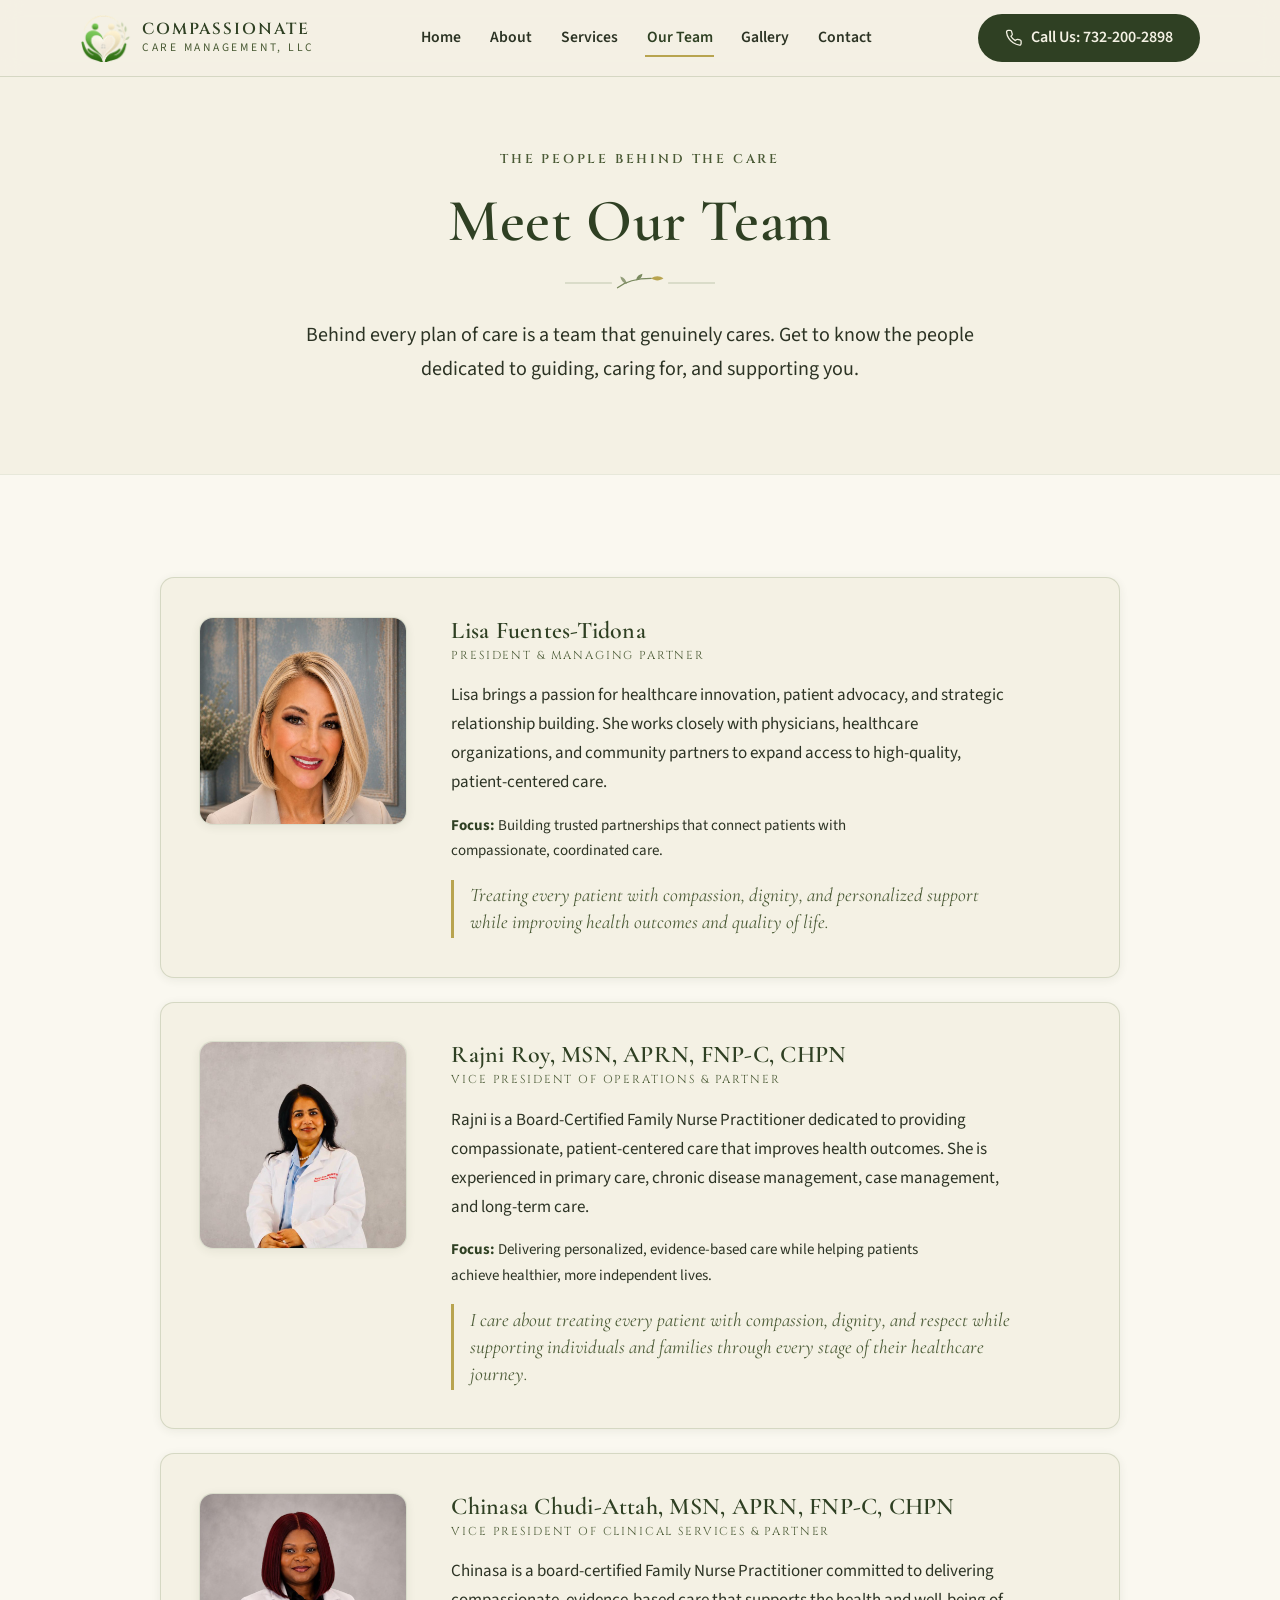
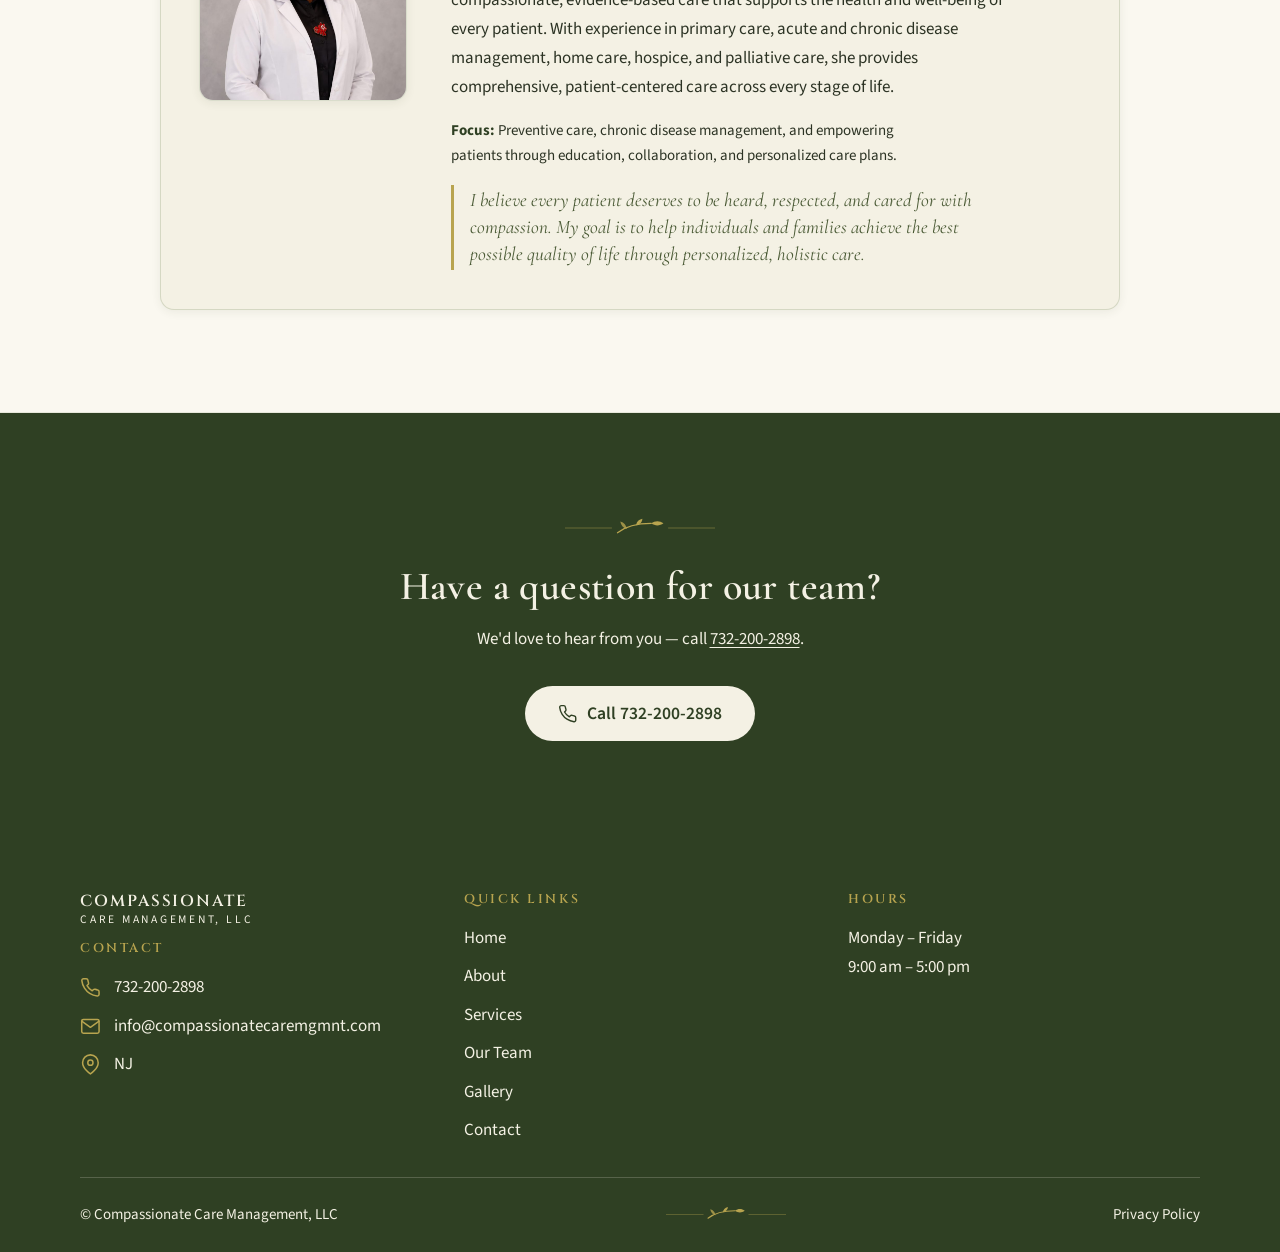
<file: team.html>
<!doctype html>
<html lang="en">
<head>
  <meta charset="utf-8">
  <meta name="viewport" content="width=device-width, initial-scale=1">
  <title>Our Team — Compassionate Care Management, LLC</title>
  <meta name="description" content="Meet the team at Compassionate Care Management, LLC — the people dedicated to guiding, caring for, and supporting you. Call 732-200-2898.">
  <meta property="og:type" content="website">
  <meta property="og:title" content="Our Team — Compassionate Care Management, LLC">
  <meta property="og:description" content="Behind every plan of care is a team that genuinely cares.">
  <!-- CLIENT-INPUT: og-image — becomes a real share image once assets/images/og-image.jpg is supplied; update to an absolute URL when the final domain is known (see README). -->
  <meta property="og:image" content="assets/images/og-image.jpg">
  <link rel="icon" type="image/svg+xml" href="assets/favicon.svg">
  <link rel="preconnect" href="https://fonts.googleapis.com">
  <link rel="preconnect" href="https://fonts.gstatic.com" crossorigin>
  <link href="https://fonts.googleapis.com/css2?family=Cinzel:wght@600&family=Cormorant+Garamond:ital,wght@0,500;0,600;0,700;1,500&family=Source+Sans+3:ital,wght@0,400;0,600;0,700;1,400&display=swap" rel="stylesheet">
  <link rel="stylesheet" href="css/styles.css">
</head>
<body>
  <a class="skip-link" href="#main">Skip to main content</a>

  <header class="site-header">
    <div class="container header-inner">
      <a class="brand" href="index.html">
        <img class="brand-logo" src="assets/images/logo-mark.png" alt="" width="211" height="200">
        <span class="brand-text">
          <span class="brand-name">Compassionate</span>
          <span class="brand-sub">Care Management, LLC</span>
        </span>
      </a>
      <nav class="site-nav" id="site-nav" aria-label="Main navigation">
        <ul>
          <li><a href="index.html">Home</a></li>
          <li><a href="about.html">About</a></li>
          <li><a href="services.html">Services</a></li>
          <li><a href="team.html" aria-current="page">Our Team</a></li>
          <li><a href="gallery.html">Gallery</a></li>
          <li><a href="contact.html">Contact</a></li>
        </ul>
      </nav>
      <div class="header-actions">
        <a class="btn btn--primary btn-call" href="tel:+17322002898">
          <svg viewBox="0 0 24 24" fill="none" stroke="currentColor" stroke-width="1.75" stroke-linecap="round" stroke-linejoin="round" aria-hidden="true" xmlns="http://www.w3.org/2000/svg"><path d="M22 16.92v3a2 2 0 0 1-2.18 2 19.79 19.79 0 0 1-8.63-3.07 19.5 19.5 0 0 1-6-6A19.79 19.79 0 0 1 2.12 4.18 2 2 0 0 1 4.11 2h3a2 2 0 0 1 2 1.72c.13.96.36 1.9.7 2.81a2 2 0 0 1-.45 2.11L8.09 9.91a16 16 0 0 0 6 6l1.27-1.27a2 2 0 0 1 2.11-.45c.91.34 1.85.57 2.81.7A2 2 0 0 1 22 16.92z"/></svg>
          <span class="btn-call-label-long">Call Us: <span class="btn-call-number">732-200-2898</span></span>
          <span class="btn-call-label-short">Call Us</span>
        </a>
        <button class="nav-toggle" type="button" aria-expanded="false" aria-controls="site-nav">
          <span class="visually-hidden">Menu</span>
          <span class="nav-toggle-bar"></span>
          <span class="nav-toggle-bar"></span>
          <span class="nav-toggle-bar"></span>
        </button>
      </div>
    </div>
  </header>

  <main id="main">

    <!-- Page intro -->
    <section class="section section--tight" aria-labelledby="page-heading">
      <div class="container section-head section-head--center" style="margin-bottom: 0;">
        <p class="eyebrow">The People Behind the Care</p>
        <h1 id="page-heading">Meet Our Team</h1>
        <div class="leaf-divider" aria-hidden="true">
          <svg viewBox="0 0 160 22" fill="none" xmlns="http://www.w3.org/2000/svg"><path d="M0 11h50" stroke="currentColor" stroke-opacity=".45"/><path d="M110 11h50" stroke="currentColor" stroke-opacity=".45"/><path d="M56 16c10-8 24-10 36-10" stroke="currentColor" stroke-width="1.4" stroke-linecap="round"/><path d="M92 6c4-3 9-3 13 0-4 3-9 3-13 0z" fill="#B8A44F" stroke="none"/><path d="M76 8c0-3.5 2.5-6 6.5-7 0 3.5-2.5 6-6.5 7z" fill="currentColor" stroke="none"/><path d="M66 12c-4-1-6.5-4-7-8 4 1 6.5 4 7 8z" fill="currentColor" opacity=".8" stroke="none"/></svg>
        </div>
        <p class="lede">Behind every plan of care is a team that genuinely cares. Get to know the people dedicated to guiding, caring for, and supporting you.</p>
      </div>
    </section>

    <!-- Team members -->
    <section class="section section--ivory" aria-label="Team members">
      <div class="container">
        <div class="team-list">

          <!-- Team member 1 — Lisa Fuentes-Tidona -->
          <article class="person reveal">
            <div class="person-photo">
              <img src="assets/images/team-1.jpg"
                   onerror="this.onerror=null;this.src='assets/images/team-1.svg'"
                   alt="Lisa Fuentes-Tidona, President and Managing Partner"
                   width="800" height="800">
            </div>
            <div>
              <h3>Lisa Fuentes-Tidona</h3>
              <span class="person-role">President &amp; Managing Partner</span>
              <p>Lisa brings a passion for healthcare innovation, patient advocacy, and strategic relationship building. She works closely with physicians, healthcare organizations, and community partners to expand access to high-quality, patient-centered care.</p>
              <p class="person-focus"><strong>Focus:</strong> Building trusted partnerships that connect patients with compassionate, coordinated care.</p>
              <p class="person-quote">Treating every patient with compassion, dignity, and personalized support while improving health outcomes and quality of life.</p>
            </div>
          </article>

          <!-- Team member 2 — Rajni Roy -->
          <article class="person reveal">
            <div class="person-photo">
              <img src="assets/images/team-2.jpg"
                   onerror="this.onerror=null;this.src='assets/images/team-2.svg'"
                   alt="Rajni Roy, Vice President of Operations and Partner"
                   width="800" height="800">
            </div>
            <div>
              <h3>Rajni Roy, MSN, APRN, FNP-C, CHPN</h3>
              <span class="person-role">Vice President of Operations &amp; Partner</span>
              <p>Rajni is a Board-Certified Family Nurse Practitioner dedicated to providing compassionate, patient-centered care that improves health outcomes. She is experienced in primary care, chronic disease management, case management, and long-term care.</p>
              <p class="person-focus"><strong>Focus:</strong> Delivering personalized, evidence-based care while helping patients achieve healthier, more independent lives.</p>
              <p class="person-quote">I care about treating every patient with compassion, dignity, and respect while supporting individuals and families through every stage of their healthcare journey.</p>
            </div>
          </article>

          <!-- Team member 3 — Chinasa Chudi-Attah -->
          <article class="person reveal">
            <div class="person-photo">
              <img src="assets/images/team-3.jpg"
                   onerror="this.onerror=null;this.src='assets/images/team-3.svg'"
                   alt="Chinasa Chudi-Attah, Vice President of Clinical Services and Partner"
                   width="800" height="800">
            </div>
            <div>
              <h3>Chinasa Chudi-Attah, MSN, APRN, FNP-C, CHPN</h3>
              <span class="person-role">Vice President of Clinical Services &amp; Partner</span>
              <p>Chinasa is a board-certified Family Nurse Practitioner committed to delivering compassionate, evidence-based care that supports the health and well-being of every patient. With experience in primary care, acute and chronic disease management, home care, hospice, and palliative care, she provides comprehensive, patient-centered care across every stage of life.</p>
              <p class="person-focus"><strong>Focus:</strong> Preventive care, chronic disease management, and empowering patients through education, collaboration, and personalized care plans.</p>
              <p class="person-quote">I believe every patient deserves to be heard, respected, and cared for with compassion. My goal is to help individuals and families achieve the best possible quality of life through personalized, holistic care.</p>
            </div>
          </article>

        </div>
      </div>
    </section>

    <!-- CTA band -->
    <section class="cta-band" aria-labelledby="cta-heading">
      <div class="container">
        <div class="leaf-divider" aria-hidden="true">
          <svg viewBox="0 0 160 22" fill="none" xmlns="http://www.w3.org/2000/svg"><path d="M0 11h50" stroke="currentColor" stroke-opacity=".45"/><path d="M110 11h50" stroke="currentColor" stroke-opacity=".45"/><path d="M56 16c10-8 24-10 36-10" stroke="currentColor" stroke-width="1.4" stroke-linecap="round"/><path d="M92 6c4-3 9-3 13 0-4 3-9 3-13 0z" fill="#B8A44F" stroke="none"/><path d="M76 8c0-3.5 2.5-6 6.5-7 0 3.5-2.5 6-6.5 7z" fill="currentColor" stroke="none"/><path d="M66 12c-4-1-6.5-4-7-8 4 1 6.5 4 7 8z" fill="currentColor" opacity=".8" stroke="none"/></svg>
        </div>
        <h2 id="cta-heading">Have a question for our team?</h2>
        <p>We'd love to hear from you — call <a href="tel:+17322002898" style="color: inherit;">732-200-2898</a>.</p>
        <a class="btn btn--light btn--lg" href="tel:+17322002898">
          <svg viewBox="0 0 24 24" fill="none" stroke="currentColor" stroke-width="1.75" stroke-linecap="round" stroke-linejoin="round" aria-hidden="true" xmlns="http://www.w3.org/2000/svg"><path d="M22 16.92v3a2 2 0 0 1-2.18 2 19.79 19.79 0 0 1-8.63-3.07 19.5 19.5 0 0 1-6-6A19.79 19.79 0 0 1 2.12 4.18 2 2 0 0 1 4.11 2h3a2 2 0 0 1 2 1.72c.13.96.36 1.9.7 2.81a2 2 0 0 1-.45 2.11L8.09 9.91a16 16 0 0 0 6 6l1.27-1.27a2 2 0 0 1 2.11-.45c.91.34 1.85.57 2.81.7A2 2 0 0 1 22 16.92z"/></svg>
          Call 732-200-2898
        </a>
      </div>
    </section>

  </main>

  <footer class="site-footer">
    <div class="container">
      <div class="footer-grid">
        <div>
          <div class="footer-brand brand-text">
            <span class="brand-name">Compassionate</span>
            <span class="brand-sub">Care Management, LLC</span>
          </div>
          <h2>Contact</h2>
          <ul class="contact-list">
            <li>
              <svg viewBox="0 0 24 24" fill="none" stroke="currentColor" stroke-width="1.75" stroke-linecap="round" stroke-linejoin="round" aria-hidden="true" xmlns="http://www.w3.org/2000/svg"><path d="M22 16.92v3a2 2 0 0 1-2.18 2 19.79 19.79 0 0 1-8.63-3.07 19.5 19.5 0 0 1-6-6A19.79 19.79 0 0 1 2.12 4.18 2 2 0 0 1 4.11 2h3a2 2 0 0 1 2 1.72c.13.96.36 1.9.7 2.81a2 2 0 0 1-.45 2.11L8.09 9.91a16 16 0 0 0 6 6l1.27-1.27a2 2 0 0 1 2.11-.45c.91.34 1.85.57 2.81.7A2 2 0 0 1 22 16.92z"/></svg>
              <a href="tel:+17322002898">732-200-2898</a>
            </li>
            <li>
              <svg viewBox="0 0 24 24" fill="none" stroke="currentColor" stroke-width="1.75" stroke-linecap="round" stroke-linejoin="round" aria-hidden="true" xmlns="http://www.w3.org/2000/svg"><rect x="2" y="4" width="20" height="16" rx="2"/><path d="m22 6-10 7L2 6"/></svg>
              <a href="mailto:info@compassionatecaremgmnt.com">info@compassionatecaremgmnt.com</a>
            </li>
            <li>
              <svg viewBox="0 0 24 24" fill="none" stroke="currentColor" stroke-width="1.75" stroke-linecap="round" stroke-linejoin="round" aria-hidden="true" xmlns="http://www.w3.org/2000/svg"><path d="M21 10c0 7-9 13-9 13s-9-6-9-13a9 9 0 0 1 18 0z"/><circle cx="12" cy="10" r="3"/></svg>
              <span>NJ</span>
            </li>
          </ul>
        </div>
        <div>
          <h2>Quick Links</h2>
          <ul>
            <li><a href="index.html">Home</a></li>
            <li><a href="about.html">About</a></li>
            <li><a href="services.html">Services</a></li>
            <li><a href="team.html">Our Team</a></li>
            <li><a href="gallery.html">Gallery</a></li>
            <li><a href="contact.html">Contact</a></li>
          </ul>
        </div>
        <div>
          <h2>Hours</h2>
          <p>Monday – Friday<br>9:00 am – 5:00 pm</p>
        </div>
      </div>
      <div class="footer-bottom">
        <p>© Compassionate Care Management, LLC</p>
        <span class="footer-leaf" aria-hidden="true">
          <svg viewBox="0 0 160 22" width="120" height="17" fill="none" xmlns="http://www.w3.org/2000/svg"><path d="M0 11h50" stroke="currentColor" stroke-opacity=".45"/><path d="M110 11h50" stroke="currentColor" stroke-opacity=".45"/><path d="M56 16c10-8 24-10 36-10" stroke="currentColor" stroke-width="1.4" stroke-linecap="round"/><path d="M92 6c4-3 9-3 13 0-4 3-9 3-13 0z" fill="currentColor" stroke="none"/><path d="M76 8c0-3.5 2.5-6 6.5-7 0 3.5-2.5 6-6.5 7z" fill="currentColor" stroke="none"/><path d="M66 12c-4-1-6.5-4-7-8 4 1 6.5 4 7 8z" fill="currentColor" opacity=".8" stroke="none"/></svg>
        </span>
        <p><a href="privacy.html">Privacy Policy</a></p>
      </div>
    </div>
  </footer>

  <script src="js/main.js"></script>
</body>
</html>
</file>
<file: css/styles.css>
/* ==========================================================================
   Compassionate Care Management, LLC — styles.css
   Palette and typography are fixed by the brand hand-off. Backgrounds stay
   warm (cream/ivory); never pure white or pure black.
   ========================================================================== */

/* ---- Design tokens ------------------------------------------------------ */

:root {
  /* Brand palette (from the client's business card) */
  --forest: #2F4023;
  --sage: #7A8A5F;
  --olive-deep: #4A5A35;
  --brass: #B8A44F;
  --cream: #F4F1E4;
  --ivory: #FAF8F0;
  --ink: #2C3324;

  /* Derived tints (brand colors at low alpha only) */
  --sage-15: rgba(122, 138, 95, 0.15);
  --sage-25: rgba(122, 138, 95, 0.25);
  --sage-45: rgba(122, 138, 95, 0.45);
  --forest-08: rgba(47, 64, 35, 0.08);
  --forest-14: rgba(47, 64, 35, 0.14);
  --brass-20: rgba(184, 164, 79, 0.2);
  --cream-80: rgba(244, 241, 228, 0.8);

  /* Type */
  --font-display: "Cormorant Garamond", Georgia, "Times New Roman", serif;
  --font-body: "Source Sans 3", "Segoe UI", Tahoma, Arial, sans-serif;
  --font-eyebrow: "Cinzel", Georgia, serif;

  --fs-h1: clamp(2.25rem, 4.5vw + 1rem, 3.75rem);
  --fs-h2: clamp(1.75rem, 2.4vw + 1rem, 2.5rem);
  --fs-h3: clamp(1.3rem, 1vw + 1rem, 1.5rem);
  --fs-lede: clamp(1.1rem, 0.5vw + 1rem, 1.25rem);
  --fs-body: 1.0625rem;
  --fs-small: 0.9375rem;
  --fs-eyebrow: 0.8rem;

  /* Spacing (8px scale) */
  --sp-1: 0.5rem;
  --sp-2: 1rem;
  --sp-3: 1.5rem;
  --sp-4: 2rem;
  --sp-5: 3rem;
  --sp-6: 4rem;
  --section-pad: clamp(4rem, 8vw, 7rem);

  /* Shape */
  --radius-sm: 10px;
  --radius: 14px;
  --radius-pill: 999px;
  --shadow-soft: 0 2px 10px var(--forest-08);
  --shadow-lift: 0 10px 30px var(--forest-14);

  --container: 70rem; /* ~1120px */
  --header-h: 4.75rem;
}

/* ---- Base ---------------------------------------------------------------- */

*,
*::before,
*::after {
  box-sizing: border-box;
}

html {
  scroll-behavior: smooth;
  scroll-padding-top: calc(var(--header-h) + 1rem);
}

body {
  margin: 0;
  background: var(--cream);
  color: var(--ink);
  font-family: var(--font-body);
  font-size: var(--fs-body);
  line-height: 1.7;
  -webkit-font-smoothing: antialiased;
}

img,
svg {
  max-width: 100%;
  height: auto;
  display: block;
}

h1,
h2,
h3,
h4 {
  font-family: var(--font-display);
  font-weight: 600;
  color: var(--forest);
  line-height: 1.15;
  letter-spacing: 0.01em;
  margin: 0 0 var(--sp-2);
  text-wrap: balance;
}

h1 { font-size: var(--fs-h1); }
h2 { font-size: var(--fs-h2); }
h3 { font-size: var(--fs-h3); }

p {
  margin: 0 0 var(--sp-2);
  max-width: 70ch;
}

a {
  color: var(--olive-deep);
  text-decoration-thickness: 1px;
  text-underline-offset: 0.2em;
}

a:hover {
  color: var(--forest);
}

ul {
  margin: 0 0 var(--sp-2);
  padding-left: 1.25rem;
}

:focus-visible {
  outline: 3px solid var(--olive-deep);
  outline-offset: 3px;
  border-radius: 2px;
}

::selection {
  background: var(--sage-45);
  color: var(--ink);
}

.visually-hidden {
  position: absolute !important;
  width: 1px;
  height: 1px;
  padding: 0;
  margin: -1px;
  overflow: hidden;
  clip: rect(0 0 0 0);
  white-space: nowrap;
  border: 0;
}

.skip-link {
  position: absolute;
  left: 1rem;
  top: -3.5rem;
  z-index: 100;
  background: var(--forest);
  color: var(--cream);
  padding: 0.6rem 1.2rem;
  border-radius: var(--radius-sm);
  transition: top 0.15s ease;
}

.skip-link:focus {
  top: 1rem;
  color: var(--cream);
}

/* ---- Layout helpers ------------------------------------------------------ */

.container {
  width: min(var(--container), 100% - 2.5rem);
  margin-inline: auto;
}

.section {
  padding-block: var(--section-pad);
}

.section--ivory {
  background: var(--ivory);
  border-top: 1px solid var(--sage-15);
  border-bottom: 1px solid var(--sage-15);
}

.section--tight {
  padding-block: clamp(3rem, 6vw, 4.5rem);
}

.section-head {
  max-width: 46rem;
  margin-bottom: clamp(2rem, 4vw, 3.5rem);
}

.section-head--center {
  margin-inline: auto;
  text-align: center;
}

.section-head--center p {
  margin-inline: auto;
}

.eyebrow {
  display: block;
  font-family: var(--font-eyebrow);
  font-size: var(--fs-eyebrow);
  font-weight: 600;
  letter-spacing: 0.22em;
  text-transform: uppercase;
  color: var(--olive-deep);
  margin-bottom: var(--sp-2);
}

.lede {
  font-size: var(--fs-lede);
  color: var(--ink);
}

/* Signature element: the leaf-sprig divider */
.leaf-divider {
  display: flex;
  justify-content: flex-start;
  margin: var(--sp-2) 0 var(--sp-3);
  color: var(--sage);
}

.section-head--center .leaf-divider {
  justify-content: center;
}

.leaf-divider svg {
  width: 150px;
  height: 22px;
}

/* ---- Buttons ------------------------------------------------------------- */

.btn {
  display: inline-flex;
  align-items: center;
  gap: 0.55rem;
  font-family: var(--font-body);
  font-weight: 600;
  font-size: 1rem;
  line-height: 1.2;
  padding: 0.85rem 1.6rem;
  border-radius: var(--radius-pill);
  border: 1.5px solid transparent;
  text-decoration: none;
  cursor: pointer;
  transition: background-color 0.2s ease, color 0.2s ease, box-shadow 0.2s ease, transform 0.2s ease;
}

.btn svg {
  width: 1.1em;
  height: 1.1em;
  flex: none;
}

.btn--primary {
  background: var(--forest);
  color: var(--cream);
}

.btn--primary:hover {
  background: var(--olive-deep);
  color: var(--ivory);
  box-shadow: var(--shadow-lift);
  transform: translateY(-1px);
}

.btn--ghost {
  background: transparent;
  color: var(--forest);
  border-color: var(--sage);
}

.btn--ghost:hover {
  background: var(--sage-15);
  color: var(--forest);
}

.btn--light {
  background: var(--cream);
  color: var(--forest);
}

.btn--light:hover {
  background: var(--ivory);
  color: var(--forest);
  box-shadow: var(--shadow-lift);
  transform: translateY(-1px);
}

.btn--lg {
  font-size: 1.1rem;
  padding: 1rem 2rem;
}

/* ---- Header / nav -------------------------------------------------------- */

.site-header {
  position: sticky;
  top: 0;
  z-index: 50;
  background: var(--cream-80);
  backdrop-filter: blur(10px);
  -webkit-backdrop-filter: blur(10px);
  border-bottom: 1px solid var(--sage-25);
}

.header-inner {
  display: flex;
  align-items: center;
  justify-content: space-between;
  gap: var(--sp-2);
  min-height: var(--header-h);
  padding-block: 0.6rem;
}

.brand {
  display: inline-flex;
  align-items: center;
  gap: 0.7rem;
  text-decoration: none;
  color: var(--forest);
}

.brand:hover {
  color: var(--forest);
}

.brand-logo {
  flex: none;
  height: 3rem;
  width: auto;
}

.brand-text {
  display: flex;
  flex-direction: column;
  line-height: 1.1;
}

.brand-name {
  font-family: var(--font-eyebrow);
  font-size: 1rem;
  font-weight: 600;
  letter-spacing: 0.12em;
  text-transform: uppercase;
}

.brand-sub {
  font-family: var(--font-body);
  font-size: 0.72rem;
  letter-spacing: 0.24em;
  text-transform: uppercase;
  color: var(--olive-deep);
  margin-top: 0.2rem;
}

.site-nav ul {
  display: flex;
  align-items: center;
  gap: clamp(1rem, 2vw, 1.8rem);
  list-style: none;
  margin: 0;
  padding: 0;
}

.site-nav a {
  font-weight: 600;
  font-size: 0.98rem;
  color: var(--ink);
  text-decoration: none;
  padding: 0.4rem 0.1rem;
  border-bottom: 2px solid transparent;
  transition: color 0.2s ease, border-color 0.2s ease;
}

.site-nav a:hover {
  color: var(--forest);
  border-bottom-color: var(--sage);
}

.site-nav a[aria-current="page"] {
  color: var(--forest);
  border-bottom-color: var(--brass);
}

.header-actions {
  display: flex;
  align-items: center;
  gap: var(--sp-1);
}

.btn-call .btn-call-number {
  font-variant-numeric: tabular-nums;
}

.nav-toggle {
  display: none;
  flex-direction: column;
  justify-content: center;
  gap: 5px;
  width: 2.75rem;
  height: 2.75rem;
  padding: 0.6rem;
  background: transparent;
  border: 1.5px solid var(--sage);
  border-radius: var(--radius-sm);
  cursor: pointer;
}

.nav-toggle-bar {
  display: block;
  height: 2px;
  width: 100%;
  background: var(--forest);
  border-radius: 2px;
  transition: transform 0.25s ease, opacity 0.25s ease;
}

.nav-toggle[aria-expanded="true"] .nav-toggle-bar:nth-child(1) {
  transform: translateY(7px) rotate(45deg);
}

.nav-toggle[aria-expanded="true"] .nav-toggle-bar:nth-child(2) {
  opacity: 0;
}

.nav-toggle[aria-expanded="true"] .nav-toggle-bar:nth-child(3) {
  transform: translateY(-7px) rotate(-45deg);
}

@media (max-width: 63.99em) {
  .nav-toggle {
    display: flex;
  }

  .site-nav {
    position: absolute;
    top: 100%;
    left: 0;
    right: 0;
    background: var(--ivory);
    border-bottom: 1px solid var(--sage-25);
    box-shadow: var(--shadow-lift);
    display: none;
  }

  .site-nav.is-open {
    display: block;
  }

  .site-nav ul {
    flex-direction: column;
    align-items: stretch;
    gap: 0;
    padding: 0.75rem 1.25rem 1.25rem;
  }

  .site-nav a {
    display: block;
    padding: 0.85rem 0.5rem;
    border-bottom: 1px solid var(--sage-15);
    font-size: 1.05rem;
  }

  .site-nav li:last-child a {
    border-bottom: none;
  }

  .site-nav a[aria-current="page"] {
    color: var(--forest);
    border-bottom-color: var(--sage-15);
    background: var(--sage-15);
    border-radius: var(--radius-sm);
  }

  .btn-call .btn-call-label-long {
    display: none;
  }
}

@media (min-width: 64em) {
  .btn-call .btn-call-label-short {
    display: none;
  }
}

/* Very small screens: compress the header so brand + call button + menu fit */
@media (max-width: 27.5em) {
  .header-inner {
    gap: 0.6rem;
  }

  .brand-logo {
    height: 2.6rem;
  }

  .brand-name {
    font-size: 0.82rem;
  }

  .brand-sub {
    font-size: 0.58rem;
    letter-spacing: 0.18em;
  }

  .btn-call {
    padding: 0.6rem 0.9rem;
    font-size: 0.9rem;
  }

  .header-actions {
    gap: 0.5rem;
  }
}

/* ---- Hero ----------------------------------------------------------------- */

.hero {
  padding-block: clamp(3.5rem, 7vw, 6rem);
}

.hero-grid {
  display: grid;
  gap: clamp(2rem, 5vw, 4rem);
  align-items: center;
}

@media (min-width: 56em) {
  .hero-grid {
    grid-template-columns: 1.1fr 1fr;
  }
}

.hero .tagline {
  font-family: var(--font-display);
  font-style: italic;
  font-size: clamp(1.25rem, 1.4vw + 1rem, 1.6rem);
  color: var(--olive-deep);
  margin-bottom: var(--sp-2);
}

.hero-actions {
  display: flex;
  flex-wrap: wrap;
  gap: var(--sp-2);
  margin-top: var(--sp-3);
}

.hero-media img {
  width: 100%;
  border-radius: var(--radius);
  box-shadow: var(--shadow-lift);
  border: 1px solid var(--sage-25);
}

/* Fixed aspect boxes so replacement photos drop in without layout shift */
.media-frame {
  border-radius: var(--radius);
  overflow: hidden;
  box-shadow: var(--shadow-soft);
  border: 1px solid var(--sage-25);
  background: var(--ivory);
}

.media-frame img {
  width: 100%;
  height: 100%;
  object-fit: cover;
}

.media-frame--hero { aspect-ratio: 16 / 10; }
.media-frame--landscape { aspect-ratio: 4 / 3; }
.media-frame--square { aspect-ratio: 1 / 1; }

/* ---- Cards & grids -------------------------------------------------------- */

.card-grid {
  display: grid;
  gap: var(--sp-3);
  grid-template-columns: repeat(auto-fit, minmax(15.5rem, 1fr));
}

.card {
  background: var(--ivory);
  border: 1px solid var(--sage-25);
  border-radius: var(--radius);
  padding: var(--sp-4) var(--sp-3);
  box-shadow: var(--shadow-soft);
  transition: box-shadow 0.25s ease, transform 0.25s ease, border-color 0.25s ease;
}

.section--ivory .card {
  background: var(--cream);
}

a.card {
  display: block;
  text-decoration: none;
  color: var(--ink);
}

a.card:hover {
  box-shadow: var(--shadow-lift);
  transform: translateY(-3px);
  border-color: var(--sage-45);
}

.card h3 {
  margin-bottom: 0.4rem;
}

.card p {
  margin-bottom: 0;
  font-size: var(--fs-small);
}

.card-icon {
  width: 3.25rem;
  height: 3.25rem;
  display: grid;
  place-items: center;
  border-radius: 50%;
  background: var(--sage-15);
  color: var(--olive-deep);
  margin-bottom: var(--sp-2);
}

.card-icon svg {
  width: 1.6rem;
  height: 1.6rem;
}

.card-more {
  display: inline-block;
  margin-top: 0.8rem;
  font-weight: 600;
  font-size: var(--fs-small);
  color: var(--olive-deep);
}

a.card:hover .card-more {
  color: var(--forest);
  text-decoration: underline;
  text-underline-offset: 0.2em;
}

/* Trust points (Why Choose Us / Values) */
.points {
  display: grid;
  gap: var(--sp-3);
  grid-template-columns: repeat(auto-fit, minmax(16rem, 1fr));
}

.point {
  display: flex;
  gap: var(--sp-2);
  align-items: flex-start;
}

.point-icon {
  flex: none;
  width: 2.6rem;
  height: 2.6rem;
  display: grid;
  place-items: center;
  border-radius: 50%;
  border: 1.5px solid var(--sage);
  color: var(--olive-deep);
  background: var(--ivory);
}

.point-icon svg {
  width: 1.25rem;
  height: 1.25rem;
}

.point h3 {
  font-size: 1.25rem;
  margin-bottom: 0.3rem;
}

.point p {
  margin-bottom: 0;
  font-size: var(--fs-small);
}

/* ---- How It Works steps ---------------------------------------------------- */

.steps {
  display: grid;
  gap: var(--sp-3);
  grid-template-columns: repeat(auto-fit, minmax(14rem, 1fr));
  counter-reset: step;
}

.step {
  position: relative;
  counter-increment: step;
  padding-top: var(--sp-2);
  border-top: 1px solid var(--sage-25);
}

.step::before {
  content: counter(step, decimal-leading-zero);
  display: block;
  font-family: var(--font-display);
  font-size: 1.05rem;
  font-weight: 600;
  letter-spacing: 0.1em;
  color: var(--brass);
  margin-bottom: 0.6rem;
}

.step h3 {
  font-size: 1.2rem;
  margin-bottom: 0.35rem;
}

.step p {
  margin-bottom: 0;
  font-size: var(--fs-small);
}

/* ---- Service detail blocks (Services page) -------------------------------- */

.service-list {
  display: grid;
  gap: var(--sp-3);
}

.service-block {
  display: grid;
  grid-template-columns: auto 1fr;
  gap: var(--sp-3);
  align-items: flex-start;
  background: var(--ivory);
  border: 1px solid var(--sage-25);
  border-radius: var(--radius);
  padding: clamp(1.5rem, 3vw, 2.5rem);
  box-shadow: var(--shadow-soft);
}

.service-block .card-icon {
  margin-bottom: 0;
}

.service-block h2 {
  font-size: var(--fs-h3);
  margin-bottom: 0.5rem;
}

.service-block p {
  margin-bottom: 0;
}

@media (max-width: 40em) {
  .service-block {
    grid-template-columns: 1fr;
  }
}

/* ---- CTA band -------------------------------------------------------------- */

.cta-band {
  background: var(--forest);
  color: var(--cream);
  text-align: center;
  padding-block: clamp(3.5rem, 7vw, 5.5rem);
}

.cta-band h2 {
  color: var(--cream);
  max-width: 38ch;
  margin-inline: auto;
}

.cta-band p {
  color: var(--cream);
  margin-inline: auto;
}

.cta-band .leaf-divider {
  justify-content: center;
  color: var(--brass);
}

.cta-band .btn {
  margin-top: var(--sp-2);
}

/* ---- Quote / mission ------------------------------------------------------- */

.pull-quote {
  border-left: 3px solid var(--brass);
  padding: var(--sp-1) var(--sp-3);
  margin: 0 0 var(--sp-3);
  font-family: var(--font-display);
  font-style: italic;
  font-size: clamp(1.35rem, 1.6vw + 1rem, 1.75rem);
  color: var(--olive-deep);
  max-width: 34ch;
}

/* ---- Client-input placeholders ---------------------------------------------- */

.placeholder {
  border: 2px dashed var(--sage-45);
  border-radius: var(--radius);
  background: var(--ivory);
  padding: var(--sp-3);
}

.placeholder-tag {
  display: inline-flex;
  align-items: center;
  gap: 0.45rem;
  font-family: var(--font-body);
  font-size: 0.8rem;
  font-weight: 700;
  letter-spacing: 0.08em;
  text-transform: uppercase;
  color: var(--olive-deep);
  background: var(--sage-15);
  border-radius: var(--radius-pill);
  padding: 0.25rem 0.85rem;
  margin-bottom: 0.75rem;
}

.placeholder-tag svg {
  width: 0.9em;
  height: 0.9em;
}

.placeholder p {
  margin-bottom: 0;
  font-size: var(--fs-small);
}

/* ---- Team ------------------------------------------------------------------- */

.team-list {
  display: grid;
  gap: var(--sp-3);
  max-width: 60rem;
  margin-inline: auto;
}

.person {
  display: grid;
  grid-template-columns: 13rem 1fr;
  gap: clamp(1.5rem, 4vw, 2.75rem);
  align-items: start;
  background: var(--ivory);
  border: 1px solid var(--sage-25);
  border-radius: var(--radius);
  padding: clamp(1.5rem, 3vw, 2.5rem);
  box-shadow: var(--shadow-soft);
}

.section--ivory .person {
  background: var(--cream);
}

.person-photo {
  width: 13rem;
  max-width: 100%;
  aspect-ratio: 1 / 1;
  border-radius: var(--radius);
  overflow: hidden;
  border: 1px solid var(--sage-25);
  box-shadow: var(--shadow-soft);
  background: var(--ivory);
}

.person-photo img {
  width: 100%;
  height: 100%;
  object-fit: cover;
}

.person h3 {
  margin-bottom: 0.1rem;
}

.person-role {
  display: block;
  font-family: var(--font-eyebrow);
  font-size: 0.72rem;
  letter-spacing: 0.16em;
  text-transform: uppercase;
  color: var(--olive-deep);
  margin-bottom: var(--sp-2);
}

.person-focus {
  font-size: var(--fs-small);
}

.person-focus strong {
  color: var(--forest);
}

.person-quote {
  border-left: 3px solid var(--brass);
  padding: 0.15rem 0 0.15rem var(--sp-2);
  margin: var(--sp-2) 0 0;
  font-family: var(--font-display);
  font-style: italic;
  font-size: 1.2rem;
  line-height: 1.4;
  color: var(--olive-deep);
}

.person .placeholder-tag {
  margin-bottom: 0.35rem;
}

@media (max-width: 40em) {
  .person {
    grid-template-columns: 1fr;
    justify-items: center;
    text-align: center;
  }

  .person-quote {
    text-align: left;
  }
}

/* ---- Gallery ------------------------------------------------------------------ */

.gallery-grid {
  display: grid;
  gap: var(--sp-3);
  grid-template-columns: repeat(auto-fit, minmax(16rem, 1fr));
  max-width: 56rem;
  margin-inline: auto;
}

.gallery-item {
  padding: 0;
  border: none;
  background: none;
  cursor: pointer;
  border-radius: var(--radius);
}

.gallery-item .media-frame {
  transition: box-shadow 0.25s ease, transform 0.25s ease;
}

.gallery-item:hover .media-frame {
  box-shadow: var(--shadow-lift);
  transform: translateY(-3px);
}

.gallery-caption {
  display: block;
  font-size: var(--fs-small);
  color: var(--olive-deep);
  text-align: center;
  padding-top: 0.6rem;
}

.privacy-note {
  display: flex;
  gap: 0.75rem;
  align-items: flex-start;
  max-width: 46rem;
  margin: var(--sp-4) auto 0;
  background: var(--ivory);
  border: 1px solid var(--sage-25);
  border-left: 3px solid var(--brass);
  border-radius: var(--radius-sm);
  padding: var(--sp-2) var(--sp-3);
  font-size: var(--fs-small);
}

.privacy-note svg {
  flex: none;
  width: 1.2rem;
  height: 1.2rem;
  color: var(--olive-deep);
  margin-top: 0.2rem;
}

.privacy-note p {
  margin: 0;
}

/* Lightbox */
.lightbox {
  border: none;
  border-radius: var(--radius);
  padding: 0;
  background: var(--ivory);
  max-width: min(56rem, 92vw);
  box-shadow: var(--shadow-lift);
}

.lightbox::backdrop {
  background: rgba(44, 51, 36, 0.75);
}

.lightbox img {
  width: 100%;
  max-height: 75vh;
  object-fit: contain;
  background: var(--cream);
}

.lightbox-bar {
  display: flex;
  justify-content: space-between;
  align-items: center;
  gap: var(--sp-2);
  padding: 0.85rem 1.25rem;
}

.lightbox-caption {
  font-size: var(--fs-small);
  color: var(--ink);
}

.lightbox-close {
  flex: none;
  background: transparent;
  border: 1.5px solid var(--sage);
  border-radius: var(--radius-pill);
  color: var(--forest);
  font-family: var(--font-body);
  font-weight: 600;
  font-size: var(--fs-small);
  padding: 0.35rem 1rem;
  cursor: pointer;
}

.lightbox-close:hover {
  background: var(--sage-15);
}

/* ---- Contact ------------------------------------------------------------------- */

.contact-grid {
  display: grid;
  gap: clamp(2rem, 5vw, 4rem);
  align-items: flex-start;
}

@media (min-width: 56em) {
  .contact-grid {
    grid-template-columns: 1fr 1.15fr;
  }
}

.contact-list {
  list-style: none;
  padding: 0;
  margin: 0 0 var(--sp-3);
  display: grid;
  gap: var(--sp-2);
}

.contact-list li {
  display: flex;
  gap: 0.85rem;
  align-items: flex-start;
}

.contact-list svg {
  flex: none;
  width: 1.3rem;
  height: 1.3rem;
  color: var(--olive-deep);
  margin-top: 0.25rem;
}

.contact-list strong {
  display: block;
  font-family: var(--font-eyebrow);
  font-size: 0.72rem;
  letter-spacing: 0.18em;
  text-transform: uppercase;
  color: var(--olive-deep);
  margin-bottom: 0.1rem;
}

/* Form */
.form-card {
  background: var(--ivory);
  border: 1px solid var(--sage-25);
  border-radius: var(--radius);
  box-shadow: var(--shadow-soft);
  padding: clamp(1.5rem, 3vw, 2.5rem);
}

.form-field {
  margin-bottom: var(--sp-3);
}

.form-field label {
  display: block;
  font-weight: 600;
  margin-bottom: 0.4rem;
  color: var(--forest);
}

.form-field input,
.form-field textarea {
  width: 100%;
  font-family: var(--font-body);
  font-size: 1rem;
  color: var(--ink);
  background: var(--cream);
  border: 1.5px solid var(--sage-45);
  border-radius: var(--radius-sm);
  padding: 0.75rem 1rem;
  transition: border-color 0.2s ease, box-shadow 0.2s ease;
}

.form-field input:focus,
.form-field textarea:focus {
  outline: none;
  border-color: var(--olive-deep);
  box-shadow: 0 0 0 3px var(--sage-25);
}

.form-field textarea {
  min-height: 9rem;
  resize: vertical;
}

.form-field.has-error input,
.form-field.has-error textarea {
  border-color: #8A3B2E;
}

.field-error {
  display: none;
  font-size: var(--fs-small);
  font-weight: 600;
  color: #8A3B2E;
  margin-top: 0.35rem;
}

.form-field.has-error .field-error {
  display: block;
}

.form-note {
  display: flex;
  gap: 0.75rem;
  align-items: flex-start;
  background: var(--sage-15);
  border-radius: var(--radius-sm);
  padding: var(--sp-2) var(--sp-2);
  font-size: var(--fs-small);
  margin-bottom: var(--sp-3);
}

.form-note svg {
  flex: none;
  width: 1.2rem;
  height: 1.2rem;
  color: var(--olive-deep);
  margin-top: 0.2rem;
}

.form-note p {
  margin: 0;
}

.form-status {
  margin-top: var(--sp-2);
  font-weight: 600;
  border-radius: var(--radius-sm);
}

.form-status.is-success {
  color: var(--forest);
  background: var(--sage-15);
  padding: var(--sp-2);
}

.form-status.is-error {
  color: #8A3B2E;
  background: var(--brass-20);
  padding: var(--sp-2);
}

/* ---- Footer ---------------------------------------------------------------------- */

.site-footer {
  background: var(--forest);
  color: var(--cream);
  padding-block: var(--sp-6) var(--sp-3);
}

.footer-grid {
  display: grid;
  gap: var(--sp-4);
  grid-template-columns: repeat(auto-fit, minmax(14rem, 1fr));
  padding-bottom: var(--sp-4);
  border-bottom: 1px solid rgba(244, 241, 228, 0.2);
}

.footer-brand {
  margin-bottom: var(--sp-2);
}

.footer-brand .brand-name,
.footer-brand .brand-sub {
  color: var(--cream);
}

.site-footer h2 {
  font-family: var(--font-eyebrow);
  font-size: 0.8rem;
  font-weight: 600;
  letter-spacing: 0.2em;
  text-transform: uppercase;
  color: var(--brass);
  margin-bottom: var(--sp-2);
}

.site-footer ul {
  list-style: none;
  padding: 0;
  margin: 0;
  display: grid;
  gap: 0.6rem;
}

.site-footer a {
  color: var(--cream);
  text-decoration: none;
}

.site-footer a:hover {
  color: var(--ivory);
  text-decoration: underline;
  text-underline-offset: 0.2em;
}

.site-footer .contact-list svg {
  color: var(--brass);
}

.site-footer p {
  color: var(--cream);
}

.footer-placeholder {
  border: 1.5px dashed rgba(244, 241, 228, 0.45);
  border-radius: var(--radius-sm);
  padding: var(--sp-2);
  font-size: var(--fs-small);
}

.footer-placeholder .placeholder-tag {
  background: rgba(244, 241, 228, 0.14);
  color: var(--cream);
}

.footer-bottom {
  display: flex;
  flex-wrap: wrap;
  justify-content: space-between;
  align-items: center;
  gap: var(--sp-2);
  padding-top: var(--sp-3);
  font-size: var(--fs-small);
}

.footer-bottom p {
  margin: 0;
}

.footer-leaf {
  color: var(--brass);
}

/* ---- Prose (privacy page) ----------------------------------------------------------- */

.prose {
  max-width: 46rem;
}

.prose h2 {
  font-size: var(--fs-h3);
  margin-top: var(--sp-4);
}

.policy-date {
  font-size: var(--fs-small);
  letter-spacing: 0.02em;
  color: var(--olive-deep);
  border-bottom: 1px solid var(--sage-25);
  padding-bottom: var(--sp-2);
  margin-bottom: var(--sp-3);
}

/* ---- Scroll reveal (progressive enhancement) ----------------------------------------- */

.js .reveal {
  opacity: 0;
  transform: translateY(18px);
  transition: opacity 0.7s ease, transform 0.7s ease;
}

.js .reveal.is-visible {
  opacity: 1;
  transform: none;
}

@media (prefers-reduced-motion: reduce) {
  html {
    scroll-behavior: auto;
  }

  *,
  *::before,
  *::after {
    animation-duration: 0.01ms !important;
    animation-iteration-count: 1 !important;
    transition-duration: 0.01ms !important;
  }

  .js .reveal {
    opacity: 1;
    transform: none;
  }
}

/* ---- Print ----------------------------------------------------------------------------- */

@media print {
  .site-header,
  .site-footer,
  .cta-band,
  .nav-toggle {
    display: none;
  }
}
</file>
